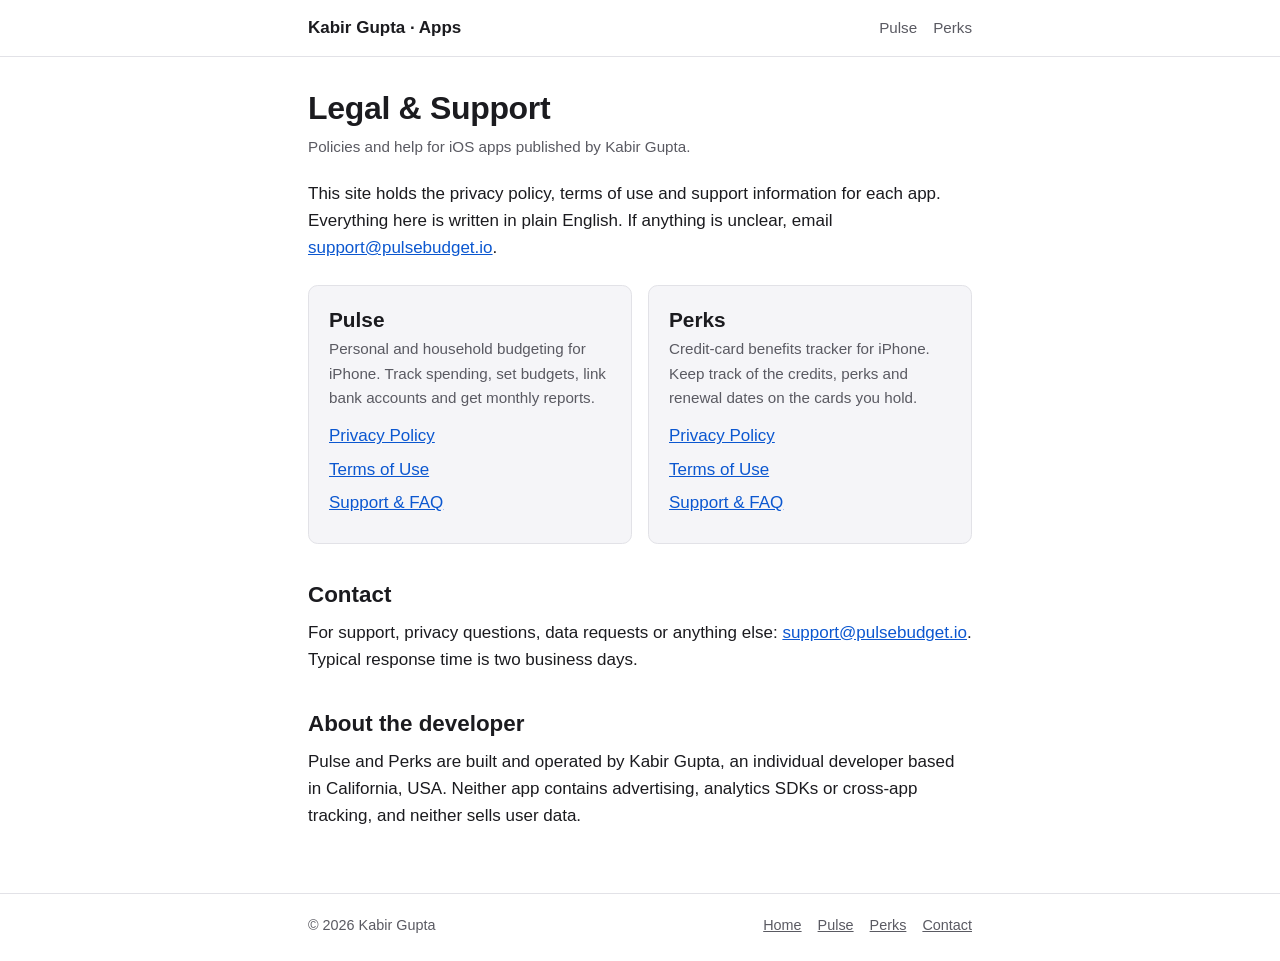
<file: index.html>
<!DOCTYPE html>
<html lang="en">
<head>
<meta charset="utf-8">
<meta name="viewport" content="width=device-width, initial-scale=1">
<title>Legal &amp; Support — Pulse and Perks</title>
<meta name="description" content="Privacy policies, terms of use and support information for the Pulse and Perks iOS apps by Kabir Gupta.">
<link rel="stylesheet" href="styles.css">
</head>
<body>
<header class="site-header">
  <div class="inner">
    <a class="brand" href="./">Kabir Gupta · Apps</a>
    <nav aria-label="Apps">
      <a href="pulse/support.html">Pulse</a>
      <a href="perks/support.html">Perks</a>
    </nav>
  </div>
</header>

<main class="inner">
  <h1>Legal &amp; Support</h1>
  <p class="meta">Policies and help for iOS apps published by Kabir Gupta.</p>

  <p>This site holds the privacy policy, terms of use and support information for each app. Everything here is written in plain English. If anything is unclear, email <a href="mailto:support@pulsebudget.io">support@pulsebudget.io</a>.</p>

  <div class="card-grid">
    <section class="card" aria-labelledby="pulse-heading">
      <h2 id="pulse-heading">Pulse</h2>
      <p class="tagline">Personal and household budgeting for iPhone. Track spending, set budgets, link bank accounts and get monthly reports.</p>
      <ul>
        <li><a href="pulse/privacy.html">Privacy Policy</a></li>
        <li><a href="pulse/terms.html">Terms of Use</a></li>
        <li><a href="pulse/support.html">Support &amp; FAQ</a></li>
      </ul>
    </section>

    <section class="card" aria-labelledby="perks-heading">
      <h2 id="perks-heading">Perks</h2>
      <p class="tagline">Credit-card benefits tracker for iPhone. Keep track of the credits, perks and renewal dates on the cards you hold.</p>
      <ul>
        <li><a href="perks/privacy.html">Privacy Policy</a></li>
        <li><a href="perks/terms.html">Terms of Use</a></li>
        <li><a href="perks/support.html">Support &amp; FAQ</a></li>
      </ul>
    </section>
  </div>

  <h2>Contact</h2>
  <p>For support, privacy questions, data requests or anything else: <a href="mailto:support@pulsebudget.io">support@pulsebudget.io</a>. Typical response time is two business days.</p>

  <h2>About the developer</h2>
  <p>Pulse and Perks are built and operated by Kabir Gupta, an individual developer based in California, USA. Neither app contains advertising, analytics SDKs or cross-app tracking, and neither sells user data.</p>
</main>

<footer class="site-footer">
  <div class="inner">
    <span>© 2026 Kabir Gupta</span>
    <nav aria-label="Footer">
      <a href="./">Home</a>
      <a href="pulse/support.html">Pulse</a>
      <a href="perks/support.html">Perks</a>
      <a href="mailto:support@pulsebudget.io">Contact</a>
    </nav>
  </div>
</footer>
</body>
</html>
</file>
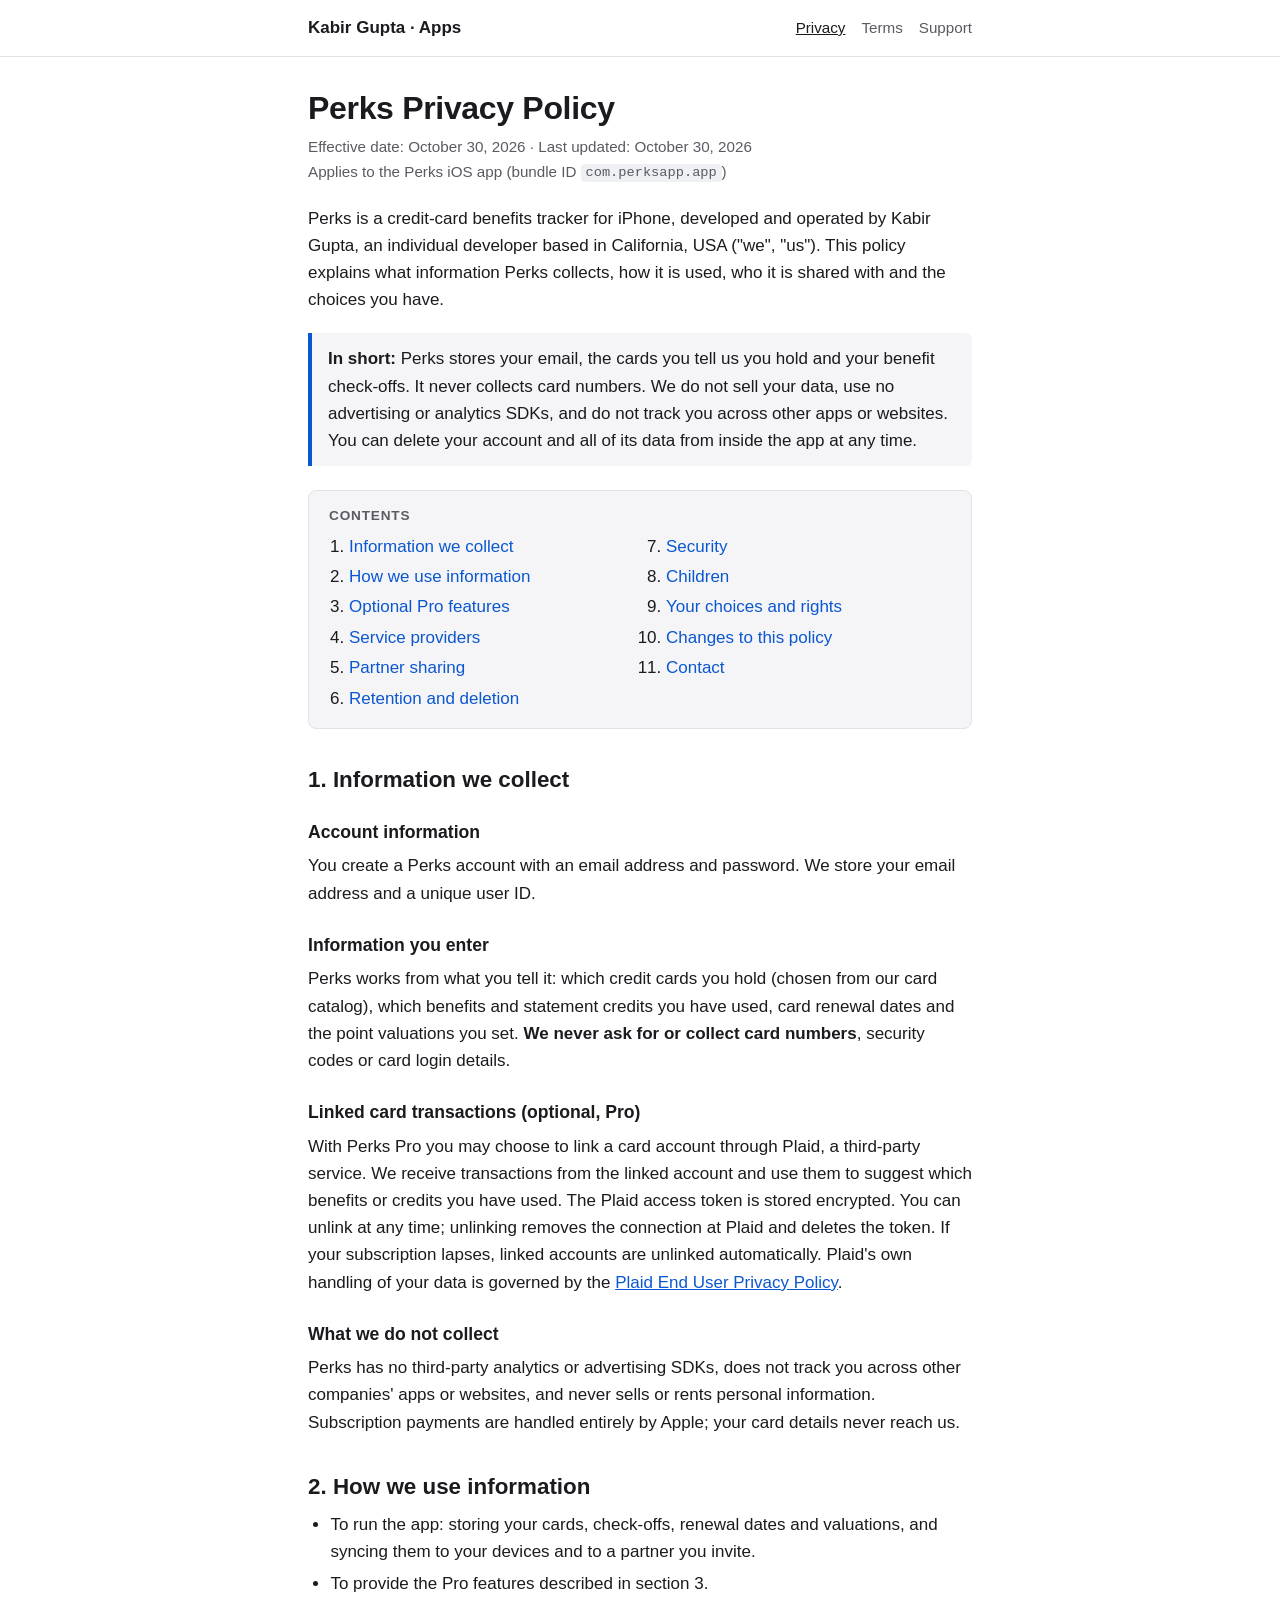
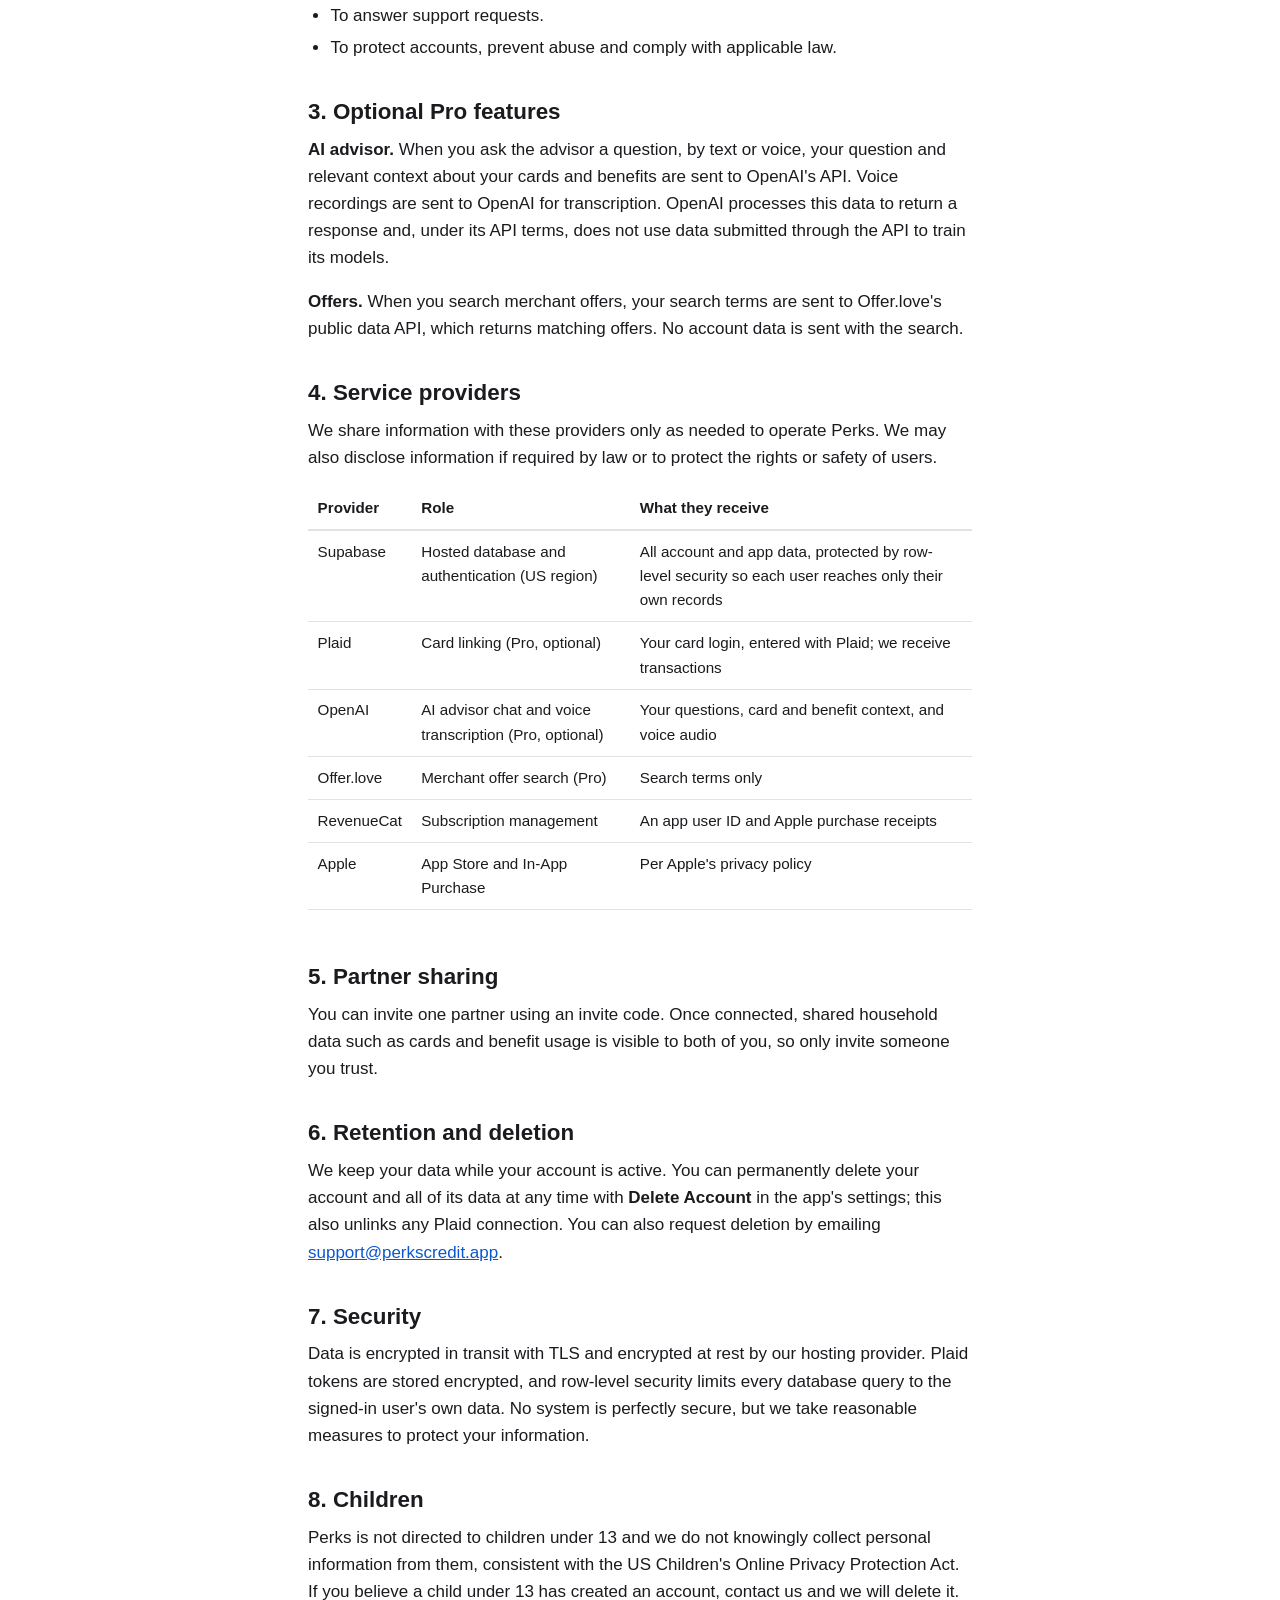
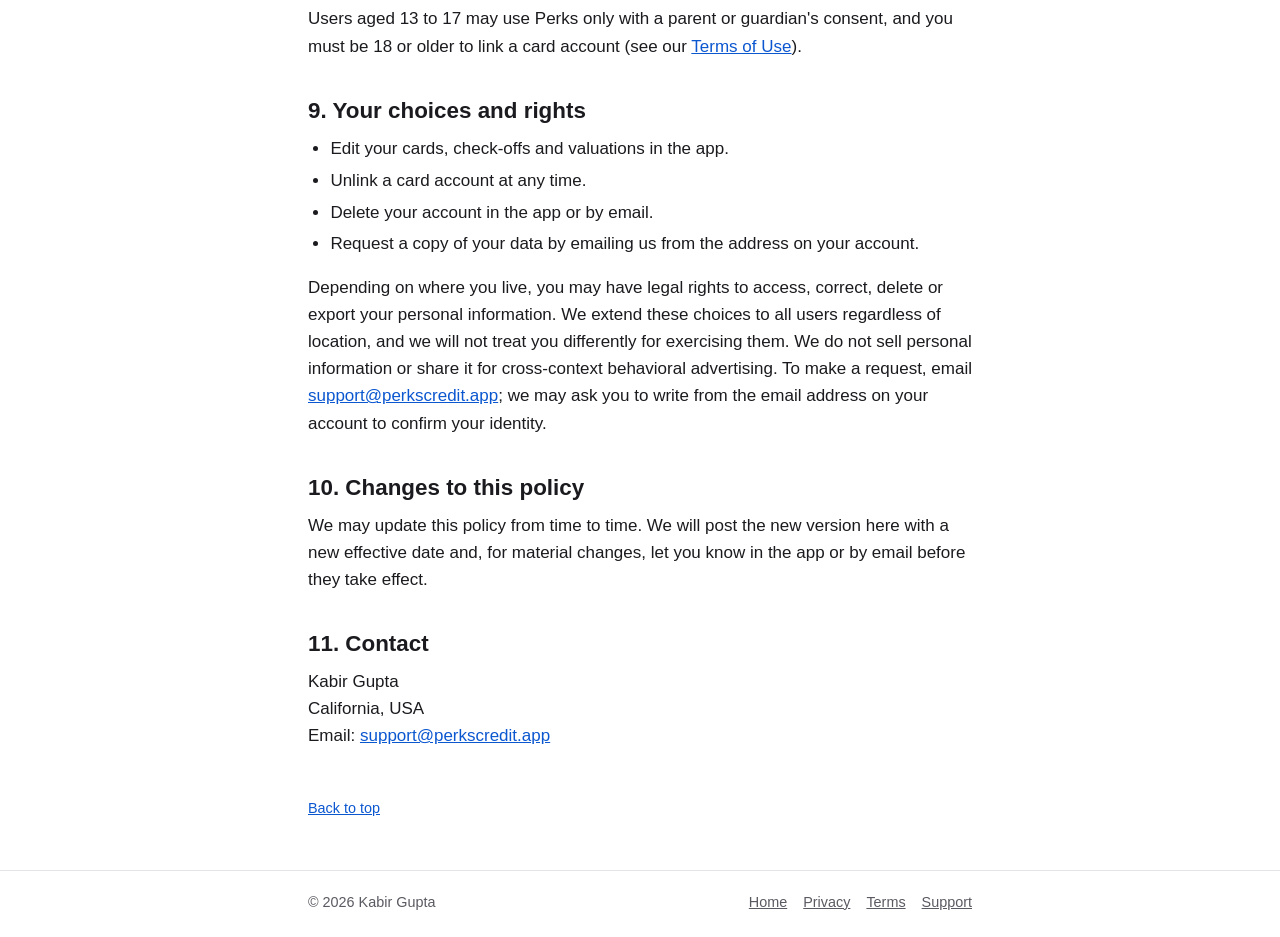
<file: perks/privacy.html>
<!DOCTYPE html>
<html lang="en">
<head>
<meta charset="utf-8">
<meta name="viewport" content="width=device-width, initial-scale=1">
<title>Perks Privacy Policy</title>
<meta name="description" content="How the Perks credit-card benefits tracker collects, uses and protects your information.">
<link rel="stylesheet" href="../styles.css">
</head>
<body>
<header class="site-header">
  <div class="inner">
    <a class="brand" href="../">Kabir Gupta · Apps</a>
    <nav aria-label="Perks pages">
      <a href="privacy.html" aria-current="page">Privacy</a>
      <a href="terms.html">Terms</a>
      <a href="support.html">Support</a>
    </nav>
  </div>
</header>

<main class="inner">
  <h1 id="top">Perks Privacy Policy</h1>
  <p class="meta">Effective date: October 30, 2026 · Last updated: October 30, 2026<br>Applies to the Perks iOS app (bundle ID <code>com.perksapp.app</code>)</p>

  <p>Perks is a credit-card benefits tracker for iPhone, developed and operated by Kabir Gupta, an individual developer based in California, USA ("we", "us"). This policy explains what information Perks collects, how it is used, who it is shared with and the choices you have.</p>

  <div class="callout">
    <p><strong>In short:</strong> Perks stores your email, the cards you tell us you hold and your benefit check-offs. It never collects card numbers. We do not sell your data, use no advertising or analytics SDKs, and do not track you across other apps or websites. You can delete your account and all of its data from inside the app at any time.</p>
  </div>

  <nav class="toc" aria-label="Table of contents">
    <h2>Contents</h2>
    <ol>
      <li><a href="#collect">Information we collect</a></li>
      <li><a href="#use">How we use information</a></li>
      <li><a href="#pro">Optional Pro features</a></li>
      <li><a href="#providers">Service providers</a></li>
      <li><a href="#partner">Partner sharing</a></li>
      <li><a href="#retention">Retention and deletion</a></li>
      <li><a href="#security">Security</a></li>
      <li><a href="#children">Children</a></li>
      <li><a href="#rights">Your choices and rights</a></li>
      <li><a href="#changes">Changes to this policy</a></li>
      <li><a href="#contact">Contact</a></li>
    </ol>
  </nav>

  <h2 id="collect">1. Information we collect</h2>

  <h3>Account information</h3>
  <p>You create a Perks account with an email address and password. We store your email address and a unique user ID.</p>

  <h3>Information you enter</h3>
  <p>Perks works from what you tell it: which credit cards you hold (chosen from our card catalog), which benefits and statement credits you have used, card renewal dates and the point valuations you set. <strong>We never ask for or collect card numbers</strong>, security codes or card login details.</p>

  <h3>Linked card transactions (optional, Pro)</h3>
  <p>With Perks Pro you may choose to link a card account through Plaid, a third-party service. We receive transactions from the linked account and use them to suggest which benefits or credits you have used. The Plaid access token is stored encrypted. You can unlink at any time; unlinking removes the connection at Plaid and deletes the token. If your subscription lapses, linked accounts are unlinked automatically. Plaid's own handling of your data is governed by the <a href="https://plaid.com/legal/#end-user-privacy-policy">Plaid End User Privacy Policy</a>.</p>

  <h3>What we do not collect</h3>
  <p>Perks has no third-party analytics or advertising SDKs, does not track you across other companies' apps or websites, and never sells or rents personal information. Subscription payments are handled entirely by Apple; your card details never reach us.</p>

  <h2 id="use">2. How we use information</h2>
  <ul>
    <li>To run the app: storing your cards, check-offs, renewal dates and valuations, and syncing them to your devices and to a partner you invite.</li>
    <li>To provide the Pro features described in section 3.</li>
    <li>To answer support requests.</li>
    <li>To protect accounts, prevent abuse and comply with applicable law.</li>
  </ul>

  <h2 id="pro">3. Optional Pro features</h2>
  <p><strong>AI advisor.</strong> When you ask the advisor a question, by text or voice, your question and relevant context about your cards and benefits are sent to OpenAI's API. Voice recordings are sent to OpenAI for transcription. OpenAI processes this data to return a response and, under its API terms, does not use data submitted through the API to train its models.</p>
  <p><strong>Offers.</strong> When you search merchant offers, your search terms are sent to Offer.love's public data API, which returns matching offers. No account data is sent with the search.</p>

  <h2 id="providers">4. Service providers</h2>
  <p>We share information with these providers only as needed to operate Perks. We may also disclose information if required by law or to protect the rights or safety of users.</p>
  <div class="table-wrap">
    <table>
      <thead>
        <tr><th>Provider</th><th>Role</th><th>What they receive</th></tr>
      </thead>
      <tbody>
        <tr><td>Supabase</td><td>Hosted database and authentication (US region)</td><td>All account and app data, protected by row-level security so each user reaches only their own records</td></tr>
        <tr><td>Plaid</td><td>Card linking (Pro, optional)</td><td>Your card login, entered with Plaid; we receive transactions</td></tr>
        <tr><td>OpenAI</td><td>AI advisor chat and voice transcription (Pro, optional)</td><td>Your questions, card and benefit context, and voice audio</td></tr>
        <tr><td>Offer.love</td><td>Merchant offer search (Pro)</td><td>Search terms only</td></tr>
        <tr><td>RevenueCat</td><td>Subscription management</td><td>An app user ID and Apple purchase receipts</td></tr>
        <tr><td>Apple</td><td>App Store and In-App Purchase</td><td>Per Apple's privacy policy</td></tr>
      </tbody>
    </table>
  </div>

  <h2 id="partner">5. Partner sharing</h2>
  <p>You can invite one partner using an invite code. Once connected, shared household data such as cards and benefit usage is visible to both of you, so only invite someone you trust.</p>

  <h2 id="retention">6. Retention and deletion</h2>
  <p>We keep your data while your account is active. You can permanently delete your account and all of its data at any time with <strong>Delete Account</strong> in the app's settings; this also unlinks any Plaid connection. You can also request deletion by emailing <a href="mailto:support@perkscredit.app">support@perkscredit.app</a>.</p>

  <h2 id="security">7. Security</h2>
  <p>Data is encrypted in transit with TLS and encrypted at rest by our hosting provider. Plaid tokens are stored encrypted, and row-level security limits every database query to the signed-in user's own data. No system is perfectly secure, but we take reasonable measures to protect your information.</p>

  <h2 id="children">8. Children</h2>
  <p>Perks is not directed to children under 13 and we do not knowingly collect personal information from them, consistent with the US Children's Online Privacy Protection Act. If you believe a child under 13 has created an account, contact us and we will delete it. Users aged 13 to 17 may use Perks only with a parent or guardian's consent, and you must be 18 or older to link a card account (see our <a href="terms.html">Terms of Use</a>).</p>

  <h2 id="rights">9. Your choices and rights</h2>
  <ul>
    <li>Edit your cards, check-offs and valuations in the app.</li>
    <li>Unlink a card account at any time.</li>
    <li>Delete your account in the app or by email.</li>
    <li>Request a copy of your data by emailing us from the address on your account.</li>
  </ul>
  <p>Depending on where you live, you may have legal rights to access, correct, delete or export your personal information. We extend these choices to all users regardless of location, and we will not treat you differently for exercising them. We do not sell personal information or share it for cross-context behavioral advertising. To make a request, email <a href="mailto:support@perkscredit.app">support@perkscredit.app</a>; we may ask you to write from the email address on your account to confirm your identity.</p>

  <h2 id="changes">10. Changes to this policy</h2>
  <p>We may update this policy from time to time. We will post the new version here with a new effective date and, for material changes, let you know in the app or by email before they take effect.</p>

  <h2 id="contact">11. Contact</h2>
  <p>Kabir Gupta<br>California, USA<br>Email: <a href="mailto:support@perkscredit.app">support@perkscredit.app</a></p>

  <a class="back-top" href="#top">Back to top</a>
</main>

<footer class="site-footer">
  <div class="inner">
    <span>© 2026 Kabir Gupta</span>
    <nav aria-label="Footer">
      <a href="../">Home</a>
      <a href="privacy.html">Privacy</a>
      <a href="terms.html">Terms</a>
      <a href="support.html">Support</a>
    </nav>
  </div>
</footer>
</body>
</html>
</file>
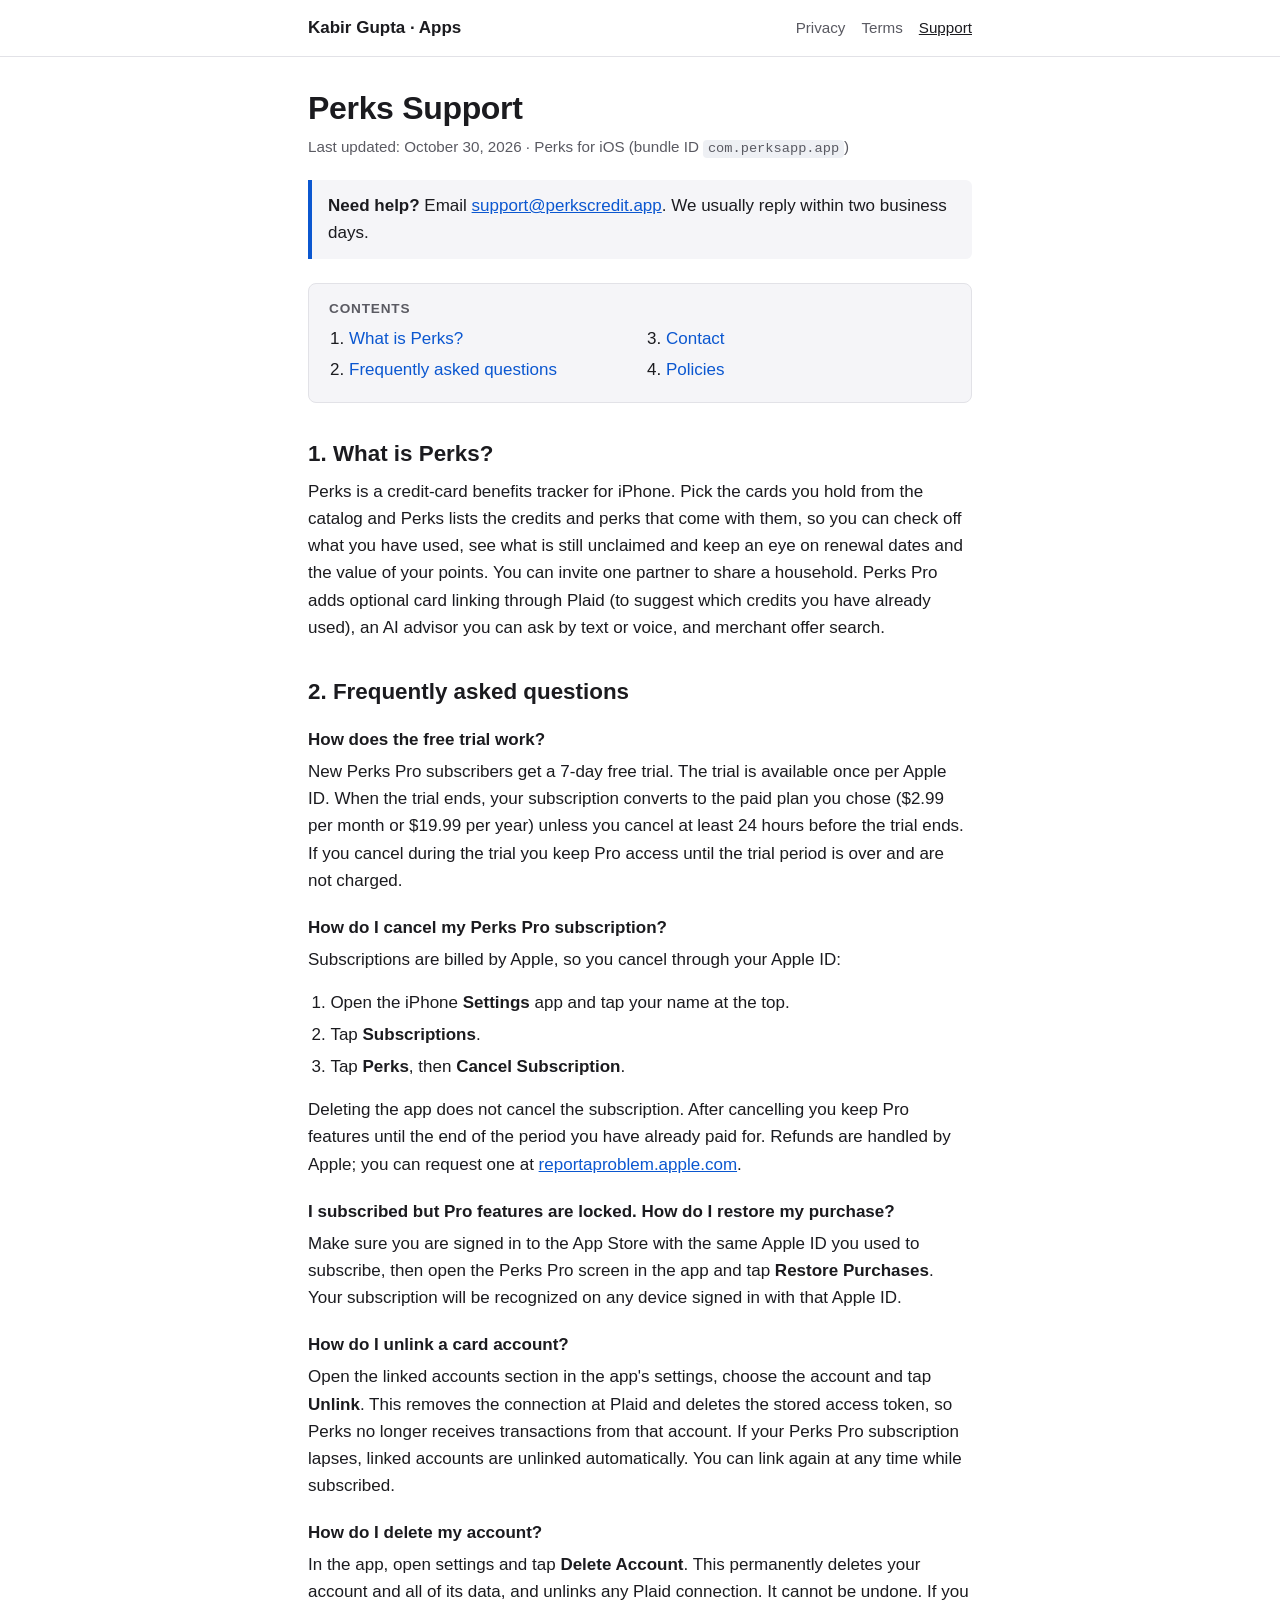
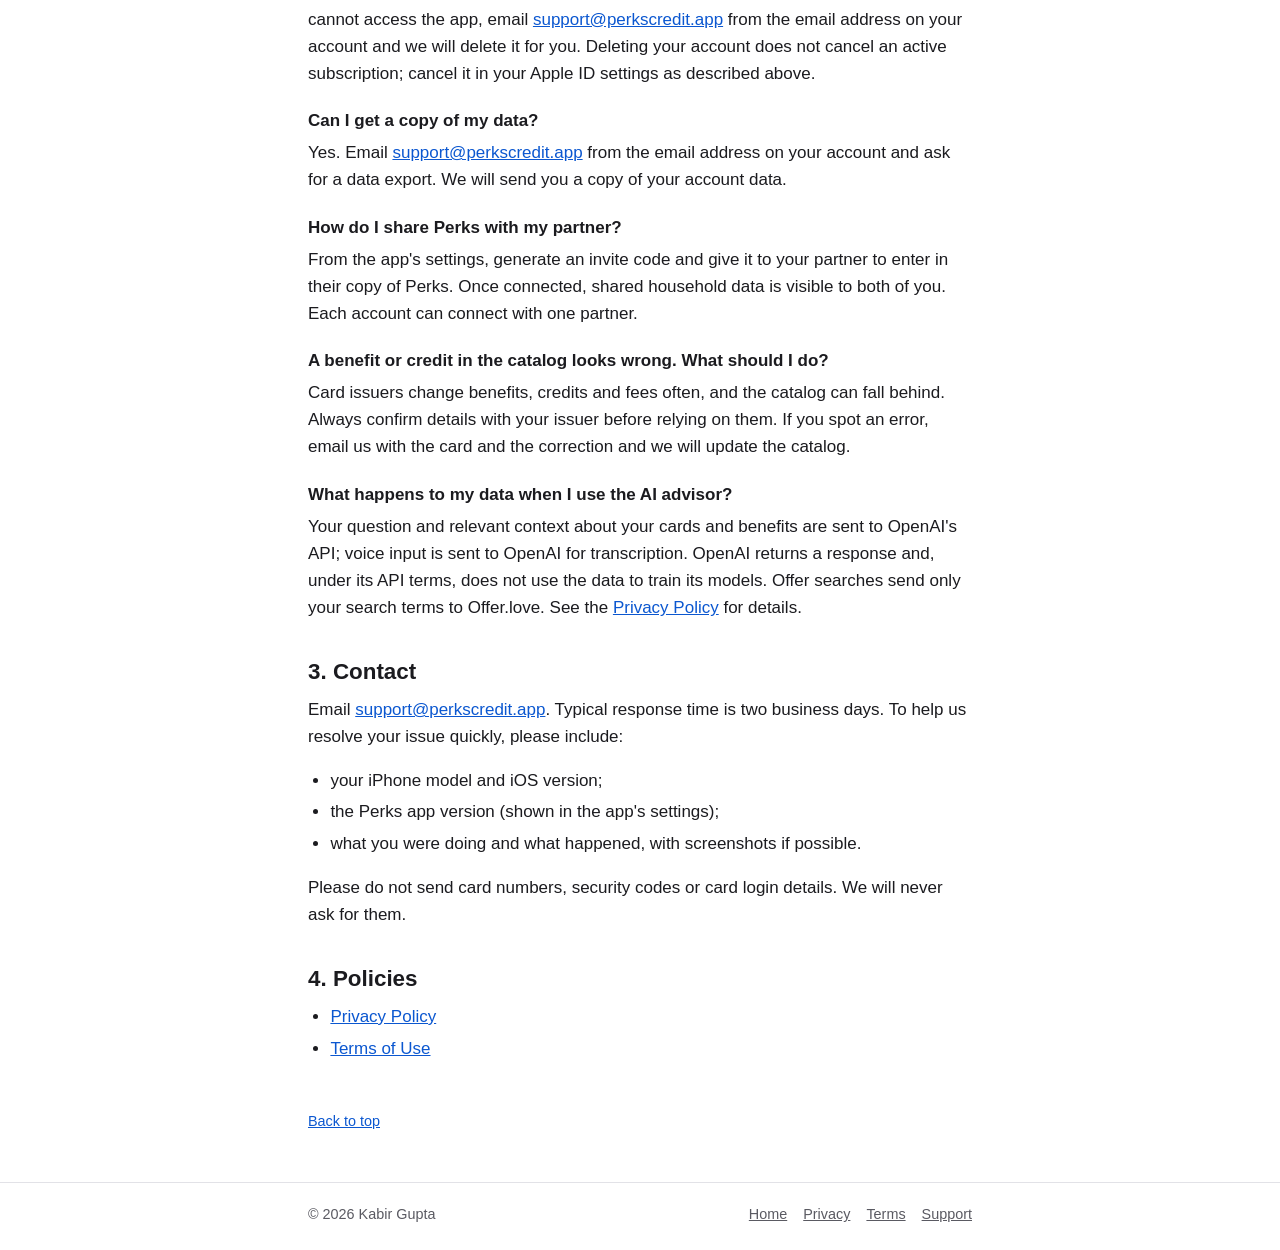
<file: perks/support.html>
<!DOCTYPE html>
<html lang="en">
<head>
<meta charset="utf-8">
<meta name="viewport" content="width=device-width, initial-scale=1">
<title>Perks Support</title>
<meta name="description" content="Help and frequently asked questions for the Perks credit-card benefits tracker: subscriptions, card linking, account deletion and contact.">
<link rel="stylesheet" href="../styles.css">
</head>
<body>
<header class="site-header">
  <div class="inner">
    <a class="brand" href="../">Kabir Gupta · Apps</a>
    <nav aria-label="Perks pages">
      <a href="privacy.html">Privacy</a>
      <a href="terms.html">Terms</a>
      <a href="support.html" aria-current="page">Support</a>
    </nav>
  </div>
</header>

<main class="inner">
  <h1 id="top">Perks Support</h1>
  <p class="meta">Last updated: October 30, 2026 · Perks for iOS (bundle ID <code>com.perksapp.app</code>)</p>

  <div class="callout">
    <p><strong>Need help?</strong> Email <a href="mailto:support@perkscredit.app">support@perkscredit.app</a>. We usually reply within two business days.</p>
  </div>

  <nav class="toc" aria-label="Table of contents">
    <h2>Contents</h2>
    <ol>
      <li><a href="#about">What is Perks?</a></li>
      <li><a href="#faq">Frequently asked questions</a></li>
      <li><a href="#contact">Contact</a></li>
      <li><a href="#policies">Policies</a></li>
    </ol>
  </nav>

  <h2 id="about">1. What is Perks?</h2>
  <p>Perks is a credit-card benefits tracker for iPhone. Pick the cards you hold from the catalog and Perks lists the credits and perks that come with them, so you can check off what you have used, see what is still unclaimed and keep an eye on renewal dates and the value of your points. You can invite one partner to share a household. Perks Pro adds optional card linking through Plaid (to suggest which credits you have already used), an AI advisor you can ask by text or voice, and merchant offer search.</p>

  <h2 id="faq">2. Frequently asked questions</h2>
  <dl>
    <dt id="trial">How does the free trial work?</dt>
    <dd>
      <p>New Perks Pro subscribers get a 7-day free trial. The trial is available once per Apple ID. When the trial ends, your subscription converts to the paid plan you chose ($2.99 per month or $19.99 per year) unless you cancel at least 24 hours before the trial ends. If you cancel during the trial you keep Pro access until the trial period is over and are not charged.</p>
    </dd>

    <dt id="cancel">How do I cancel my Perks Pro subscription?</dt>
    <dd>
      <p>Subscriptions are billed by Apple, so you cancel through your Apple ID:</p>
      <ol>
        <li>Open the iPhone <strong>Settings</strong> app and tap your name at the top.</li>
        <li>Tap <strong>Subscriptions</strong>.</li>
        <li>Tap <strong>Perks</strong>, then <strong>Cancel Subscription</strong>.</li>
      </ol>
      <p>Deleting the app does not cancel the subscription. After cancelling you keep Pro features until the end of the period you have already paid for. Refunds are handled by Apple; you can request one at <a href="https://reportaproblem.apple.com">reportaproblem.apple.com</a>.</p>
    </dd>

    <dt id="restore">I subscribed but Pro features are locked. How do I restore my purchase?</dt>
    <dd>
      <p>Make sure you are signed in to the App Store with the same Apple ID you used to subscribe, then open the Perks Pro screen in the app and tap <strong>Restore Purchases</strong>. Your subscription will be recognized on any device signed in with that Apple ID.</p>
    </dd>

    <dt id="unlink">How do I unlink a card account?</dt>
    <dd>
      <p>Open the linked accounts section in the app's settings, choose the account and tap <strong>Unlink</strong>. This removes the connection at Plaid and deletes the stored access token, so Perks no longer receives transactions from that account. If your Perks Pro subscription lapses, linked accounts are unlinked automatically. You can link again at any time while subscribed.</p>
    </dd>

    <dt id="delete">How do I delete my account?</dt>
    <dd>
      <p>In the app, open settings and tap <strong>Delete Account</strong>. This permanently deletes your account and all of its data, and unlinks any Plaid connection. It cannot be undone. If you cannot access the app, email <a href="mailto:support@perkscredit.app">support@perkscredit.app</a> from the email address on your account and we will delete it for you. Deleting your account does not cancel an active subscription; cancel it in your Apple ID settings as described above.</p>
    </dd>

    <dt id="export">Can I get a copy of my data?</dt>
    <dd>
      <p>Yes. Email <a href="mailto:support@perkscredit.app">support@perkscredit.app</a> from the email address on your account and ask for a data export. We will send you a copy of your account data.</p>
    </dd>

    <dt id="partner">How do I share Perks with my partner?</dt>
    <dd>
      <p>From the app's settings, generate an invite code and give it to your partner to enter in their copy of Perks. Once connected, shared household data is visible to both of you. Each account can connect with one partner.</p>
    </dd>

    <dt id="outdated">A benefit or credit in the catalog looks wrong. What should I do?</dt>
    <dd>
      <p>Card issuers change benefits, credits and fees often, and the catalog can fall behind. Always confirm details with your issuer before relying on them. If you spot an error, email us with the card and the correction and we will update the catalog.</p>
    </dd>

    <dt id="ai">What happens to my data when I use the AI advisor?</dt>
    <dd>
      <p>Your question and relevant context about your cards and benefits are sent to OpenAI's API; voice input is sent to OpenAI for transcription. OpenAI returns a response and, under its API terms, does not use the data to train its models. Offer searches send only your search terms to Offer.love. See the <a href="privacy.html#pro">Privacy Policy</a> for details.</p>
    </dd>
  </dl>

  <h2 id="contact">3. Contact</h2>
  <p>Email <a href="mailto:support@perkscredit.app">support@perkscredit.app</a>. Typical response time is two business days. To help us resolve your issue quickly, please include:</p>
  <ul>
    <li>your iPhone model and iOS version;</li>
    <li>the Perks app version (shown in the app's settings);</li>
    <li>what you were doing and what happened, with screenshots if possible.</li>
  </ul>
  <p>Please do not send card numbers, security codes or card login details. We will never ask for them.</p>

  <h2 id="policies">4. Policies</h2>
  <ul>
    <li><a href="privacy.html">Privacy Policy</a></li>
    <li><a href="terms.html">Terms of Use</a></li>
  </ul>

  <a class="back-top" href="#top">Back to top</a>
</main>

<footer class="site-footer">
  <div class="inner">
    <span>© 2026 Kabir Gupta</span>
    <nav aria-label="Footer">
      <a href="../">Home</a>
      <a href="privacy.html">Privacy</a>
      <a href="terms.html">Terms</a>
      <a href="support.html">Support</a>
    </nav>
  </div>
</footer>
</body>
</html>
</file>
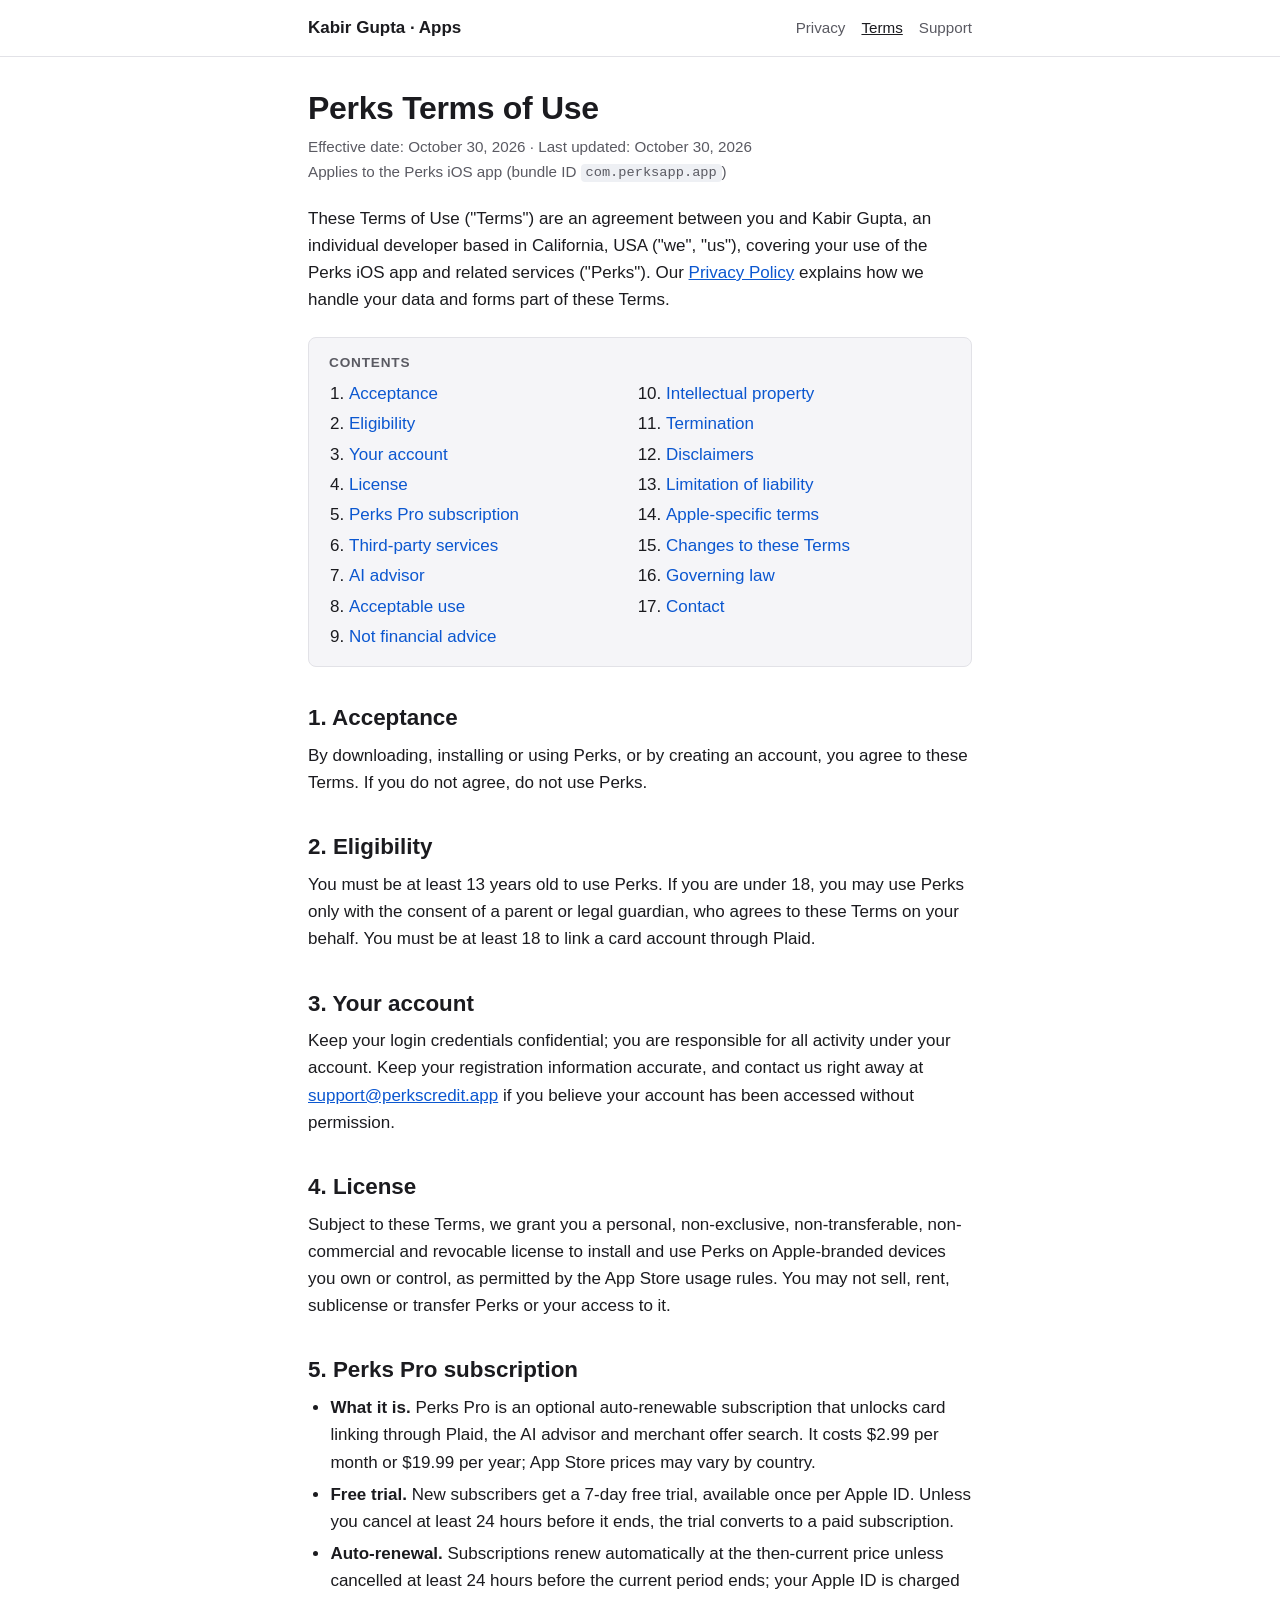
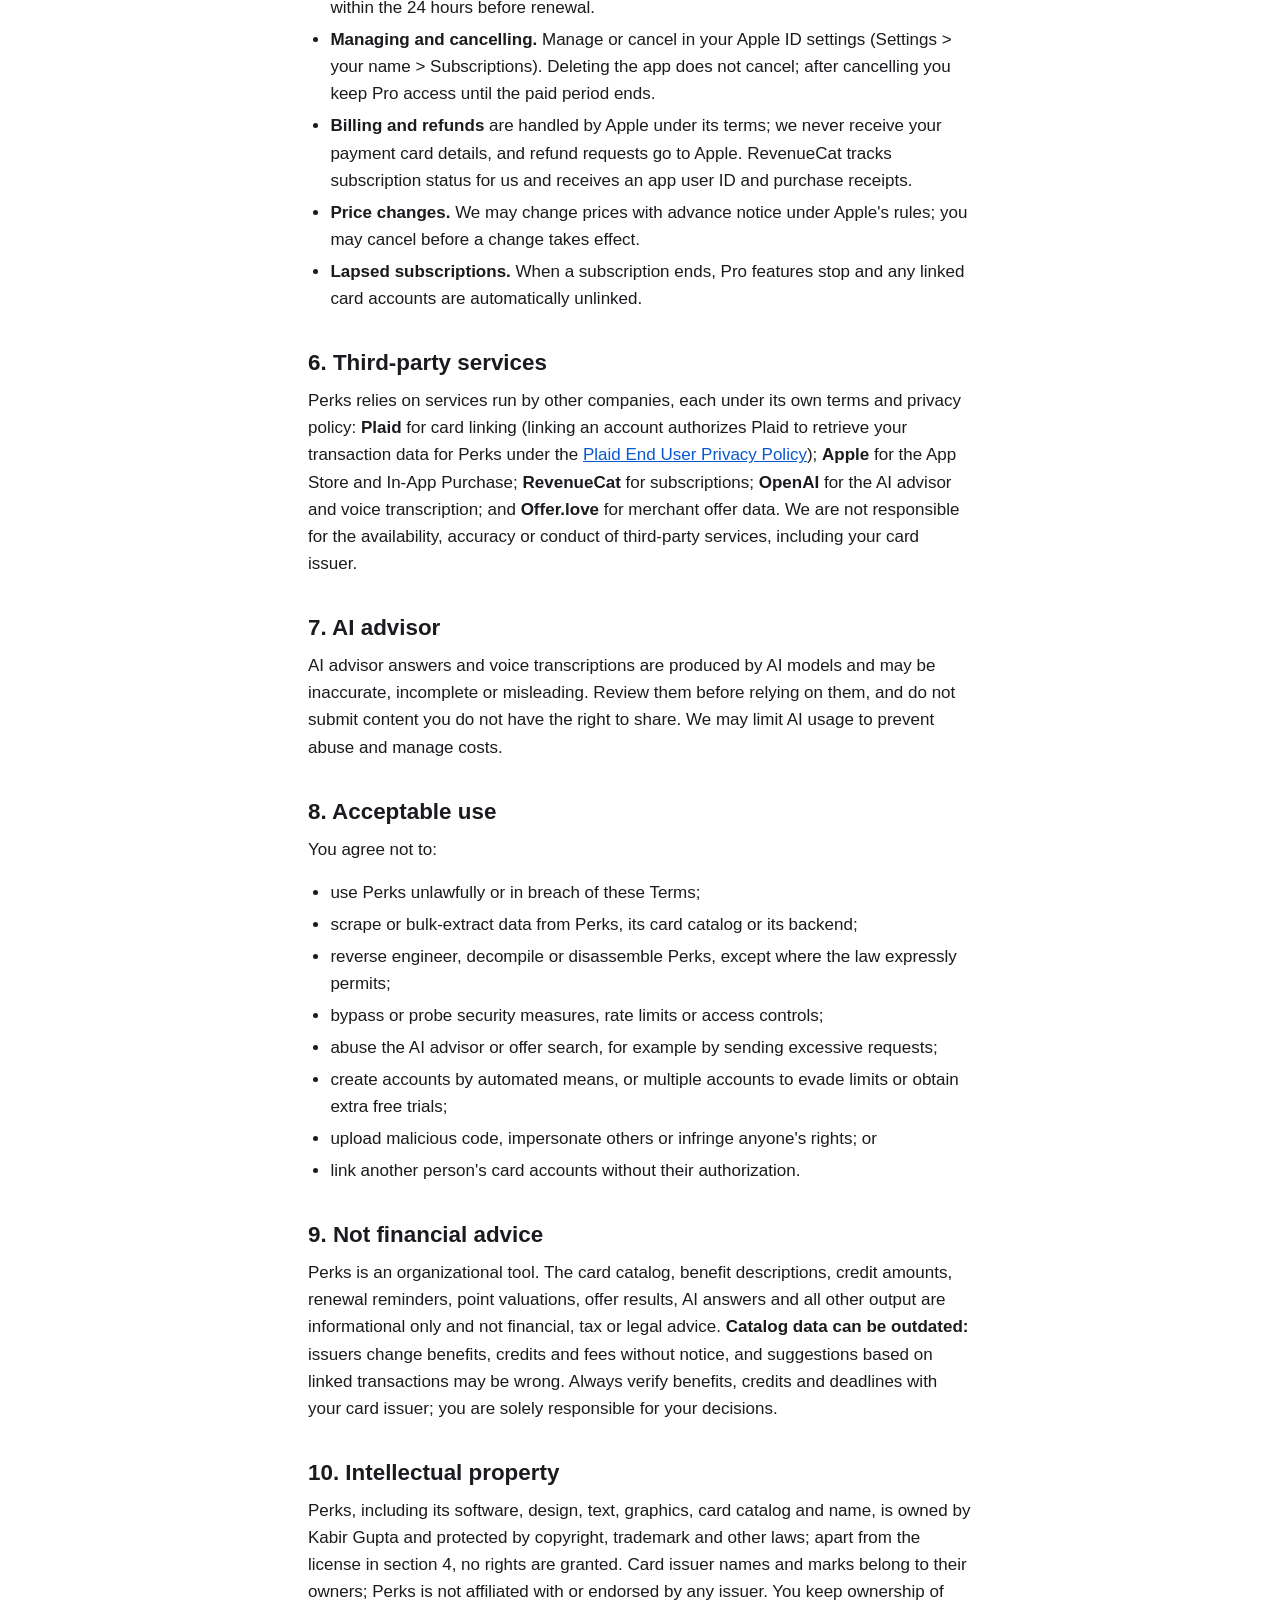
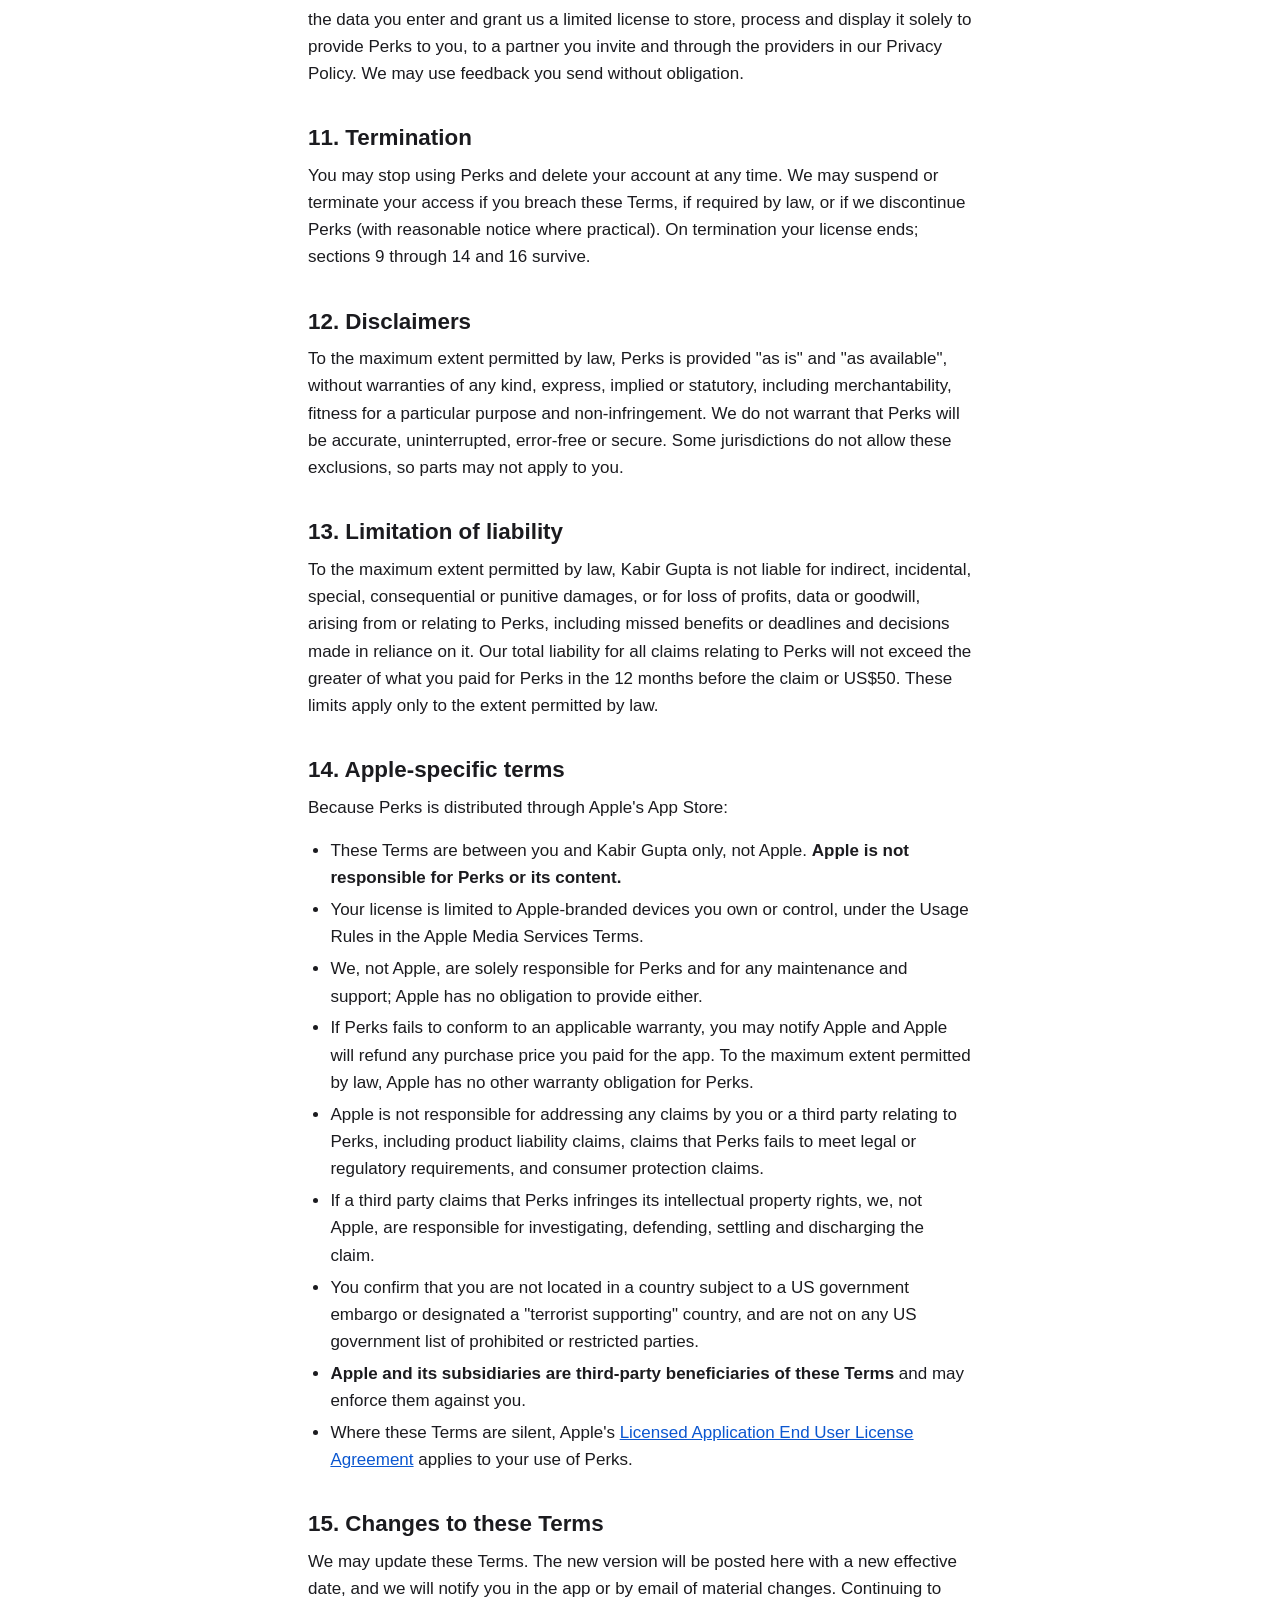
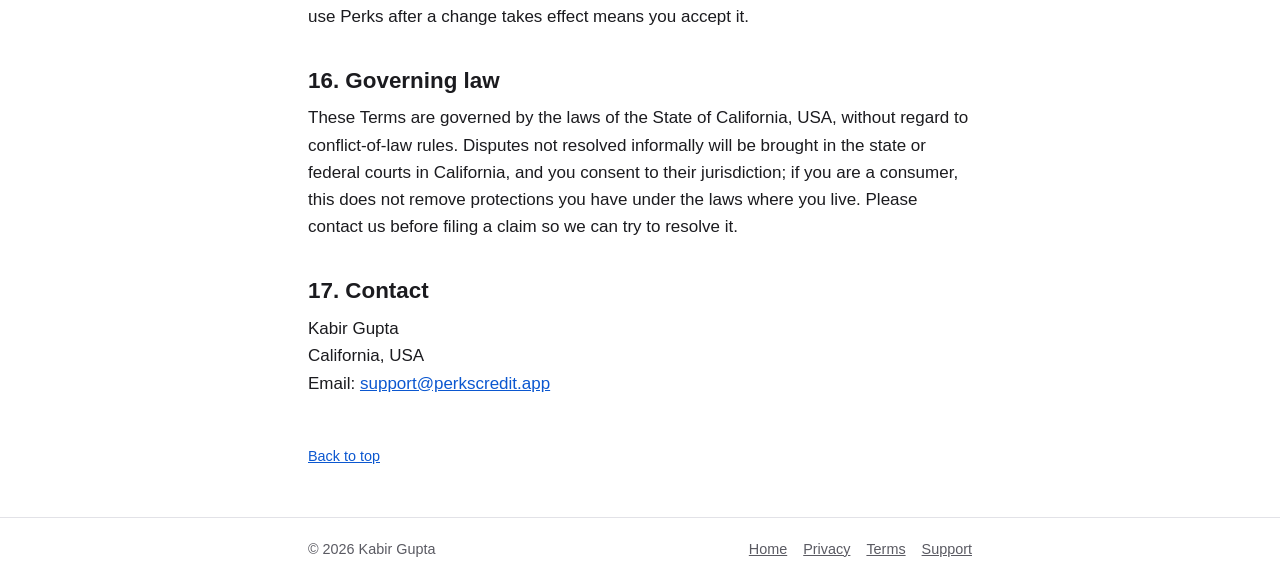
<file: perks/terms.html>
<!DOCTYPE html>
<html lang="en">
<head>
<meta charset="utf-8">
<meta name="viewport" content="width=device-width, initial-scale=1">
<title>Perks Terms of Use</title>
<meta name="description" content="Terms of Use for the Perks credit-card benefits tracker, including subscription terms and the Apple end-user license clauses.">
<link rel="stylesheet" href="../styles.css">
</head>
<body>
<header class="site-header">
  <div class="inner">
    <a class="brand" href="../">Kabir Gupta · Apps</a>
    <nav aria-label="Perks pages">
      <a href="privacy.html">Privacy</a>
      <a href="terms.html" aria-current="page">Terms</a>
      <a href="support.html">Support</a>
    </nav>
  </div>
</header>

<main class="inner">
  <h1 id="top">Perks Terms of Use</h1>
  <p class="meta">Effective date: October 30, 2026 · Last updated: October 30, 2026<br>Applies to the Perks iOS app (bundle ID <code>com.perksapp.app</code>)</p>

  <p>These Terms of Use ("Terms") are an agreement between you and Kabir Gupta, an individual developer based in California, USA ("we", "us"), covering your use of the Perks iOS app and related services ("Perks"). Our <a href="privacy.html">Privacy Policy</a> explains how we handle your data and forms part of these Terms.</p>

  <nav class="toc" aria-label="Table of contents">
    <h2>Contents</h2>
    <ol>
      <li><a href="#acceptance">Acceptance</a></li>
      <li><a href="#eligibility">Eligibility</a></li>
      <li><a href="#account">Your account</a></li>
      <li><a href="#license">License</a></li>
      <li><a href="#subscription">Perks Pro subscription</a></li>
      <li><a href="#third-party">Third-party services</a></li>
      <li><a href="#ai">AI advisor</a></li>
      <li><a href="#acceptable-use">Acceptable use</a></li>
      <li><a href="#not-advice">Not financial advice</a></li>
      <li><a href="#ip">Intellectual property</a></li>
      <li><a href="#termination">Termination</a></li>
      <li><a href="#disclaimers">Disclaimers</a></li>
      <li><a href="#liability">Limitation of liability</a></li>
      <li><a href="#apple">Apple-specific terms</a></li>
      <li><a href="#changes">Changes to these Terms</a></li>
      <li><a href="#law">Governing law</a></li>
      <li><a href="#contact">Contact</a></li>
    </ol>
  </nav>

  <h2 id="acceptance">1. Acceptance</h2>
  <p>By downloading, installing or using Perks, or by creating an account, you agree to these Terms. If you do not agree, do not use Perks.</p>

  <h2 id="eligibility">2. Eligibility</h2>
  <p>You must be at least 13 years old to use Perks. If you are under 18, you may use Perks only with the consent of a parent or legal guardian, who agrees to these Terms on your behalf. You must be at least 18 to link a card account through Plaid.</p>

  <h2 id="account">3. Your account</h2>
  <p>Keep your login credentials confidential; you are responsible for all activity under your account. Keep your registration information accurate, and contact us right away at <a href="mailto:support@perkscredit.app">support@perkscredit.app</a> if you believe your account has been accessed without permission.</p>

  <h2 id="license">4. License</h2>
  <p>Subject to these Terms, we grant you a personal, non-exclusive, non-transferable, non-commercial and revocable license to install and use Perks on Apple-branded devices you own or control, as permitted by the App Store usage rules. You may not sell, rent, sublicense or transfer Perks or your access to it.</p>

  <h2 id="subscription">5. Perks Pro subscription</h2>
  <ul>
    <li><strong>What it is.</strong> Perks Pro is an optional auto-renewable subscription that unlocks card linking through Plaid, the AI advisor and merchant offer search. It costs $2.99 per month or $19.99 per year; App Store prices may vary by country.</li>
    <li><strong>Free trial.</strong> New subscribers get a 7-day free trial, available once per Apple ID. Unless you cancel at least 24 hours before it ends, the trial converts to a paid subscription.</li>
    <li><strong>Auto-renewal.</strong> Subscriptions renew automatically at the then-current price unless cancelled at least 24 hours before the current period ends; your Apple ID is charged within the 24 hours before renewal.</li>
    <li><strong>Managing and cancelling.</strong> Manage or cancel in your Apple ID settings (Settings &gt; your name &gt; Subscriptions). Deleting the app does not cancel; after cancelling you keep Pro access until the paid period ends.</li>
    <li><strong>Billing and refunds</strong> are handled by Apple under its terms; we never receive your payment card details, and refund requests go to Apple. RevenueCat tracks subscription status for us and receives an app user ID and purchase receipts.</li>
    <li><strong>Price changes.</strong> We may change prices with advance notice under Apple's rules; you may cancel before a change takes effect.</li>
    <li><strong>Lapsed subscriptions.</strong> When a subscription ends, Pro features stop and any linked card accounts are automatically unlinked.</li>
  </ul>

  <h2 id="third-party">6. Third-party services</h2>
  <p>Perks relies on services run by other companies, each under its own terms and privacy policy: <strong>Plaid</strong> for card linking (linking an account authorizes Plaid to retrieve your transaction data for Perks under the <a href="https://plaid.com/legal/#end-user-privacy-policy">Plaid End User Privacy Policy</a>); <strong>Apple</strong> for the App Store and In-App Purchase; <strong>RevenueCat</strong> for subscriptions; <strong>OpenAI</strong> for the AI advisor and voice transcription; and <strong>Offer.love</strong> for merchant offer data. We are not responsible for the availability, accuracy or conduct of third-party services, including your card issuer.</p>

  <h2 id="ai">7. AI advisor</h2>
  <p>AI advisor answers and voice transcriptions are produced by AI models and may be inaccurate, incomplete or misleading. Review them before relying on them, and do not submit content you do not have the right to share. We may limit AI usage to prevent abuse and manage costs.</p>

  <h2 id="acceptable-use">8. Acceptable use</h2>
  <p>You agree not to:</p>
  <ul>
    <li>use Perks unlawfully or in breach of these Terms;</li>
    <li>scrape or bulk-extract data from Perks, its card catalog or its backend;</li>
    <li>reverse engineer, decompile or disassemble Perks, except where the law expressly permits;</li>
    <li>bypass or probe security measures, rate limits or access controls;</li>
    <li>abuse the AI advisor or offer search, for example by sending excessive requests;</li>
    <li>create accounts by automated means, or multiple accounts to evade limits or obtain extra free trials;</li>
    <li>upload malicious code, impersonate others or infringe anyone's rights; or</li>
    <li>link another person's card accounts without their authorization.</li>
  </ul>

  <h2 id="not-advice">9. Not financial advice</h2>
  <p>Perks is an organizational tool. The card catalog, benefit descriptions, credit amounts, renewal reminders, point valuations, offer results, AI answers and all other output are informational only and not financial, tax or legal advice. <strong>Catalog data can be outdated:</strong> issuers change benefits, credits and fees without notice, and suggestions based on linked transactions may be wrong. Always verify benefits, credits and deadlines with your card issuer; you are solely responsible for your decisions.</p>

  <h2 id="ip">10. Intellectual property</h2>
  <p>Perks, including its software, design, text, graphics, card catalog and name, is owned by Kabir Gupta and protected by copyright, trademark and other laws; apart from the license in section 4, no rights are granted. Card issuer names and marks belong to their owners; Perks is not affiliated with or endorsed by any issuer. You keep ownership of the data you enter and grant us a limited license to store, process and display it solely to provide Perks to you, to a partner you invite and through the providers in our Privacy Policy. We may use feedback you send without obligation.</p>

  <h2 id="termination">11. Termination</h2>
  <p>You may stop using Perks and delete your account at any time. We may suspend or terminate your access if you breach these Terms, if required by law, or if we discontinue Perks (with reasonable notice where practical). On termination your license ends; sections 9 through 14 and 16 survive.</p>

  <h2 id="disclaimers">12. Disclaimers</h2>
  <p>To the maximum extent permitted by law, Perks is provided "as is" and "as available", without warranties of any kind, express, implied or statutory, including merchantability, fitness for a particular purpose and non-infringement. We do not warrant that Perks will be accurate, uninterrupted, error-free or secure. Some jurisdictions do not allow these exclusions, so parts may not apply to you.</p>

  <h2 id="liability">13. Limitation of liability</h2>
  <p>To the maximum extent permitted by law, Kabir Gupta is not liable for indirect, incidental, special, consequential or punitive damages, or for loss of profits, data or goodwill, arising from or relating to Perks, including missed benefits or deadlines and decisions made in reliance on it. Our total liability for all claims relating to Perks will not exceed the greater of what you paid for Perks in the 12 months before the claim or US$50. These limits apply only to the extent permitted by law.</p>

  <h2 id="apple">14. Apple-specific terms</h2>
  <p>Because Perks is distributed through Apple's App Store:</p>
  <ul>
    <li>These Terms are between you and Kabir Gupta only, not Apple. <strong>Apple is not responsible for Perks or its content.</strong></li>
    <li>Your license is limited to Apple-branded devices you own or control, under the Usage Rules in the Apple Media Services Terms.</li>
    <li>We, not Apple, are solely responsible for Perks and for any maintenance and support; Apple has no obligation to provide either.</li>
    <li>If Perks fails to conform to an applicable warranty, you may notify Apple and Apple will refund any purchase price you paid for the app. To the maximum extent permitted by law, Apple has no other warranty obligation for Perks.</li>
    <li>Apple is not responsible for addressing any claims by you or a third party relating to Perks, including product liability claims, claims that Perks fails to meet legal or regulatory requirements, and consumer protection claims.</li>
    <li>If a third party claims that Perks infringes its intellectual property rights, we, not Apple, are responsible for investigating, defending, settling and discharging the claim.</li>
    <li>You confirm that you are not located in a country subject to a US government embargo or designated a "terrorist supporting" country, and are not on any US government list of prohibited or restricted parties.</li>
    <li><strong>Apple and its subsidiaries are third-party beneficiaries of these Terms</strong> and may enforce them against you.</li>
    <li>Where these Terms are silent, Apple's <a href="https://www.apple.com/legal/internet-services/itunes/dev/stdeula/">Licensed Application End User License Agreement</a> applies to your use of Perks.</li>
  </ul>

  <h2 id="changes">15. Changes to these Terms</h2>
  <p>We may update these Terms. The new version will be posted here with a new effective date, and we will notify you in the app or by email of material changes. Continuing to use Perks after a change takes effect means you accept it.</p>

  <h2 id="law">16. Governing law</h2>
  <p>These Terms are governed by the laws of the State of California, USA, without regard to conflict-of-law rules. Disputes not resolved informally will be brought in the state or federal courts in California, and you consent to their jurisdiction; if you are a consumer, this does not remove protections you have under the laws where you live. Please contact us before filing a claim so we can try to resolve it.</p>

  <h2 id="contact">17. Contact</h2>
  <p>Kabir Gupta<br>California, USA<br>Email: <a href="mailto:support@perkscredit.app">support@perkscredit.app</a></p>

  <a class="back-top" href="#top">Back to top</a>
</main>

<footer class="site-footer">
  <div class="inner">
    <span>© 2026 Kabir Gupta</span>
    <nav aria-label="Footer">
      <a href="../">Home</a>
      <a href="privacy.html">Privacy</a>
      <a href="terms.html">Terms</a>
      <a href="support.html">Support</a>
    </nav>
  </div>
</footer>
</body>
</html>
</file>
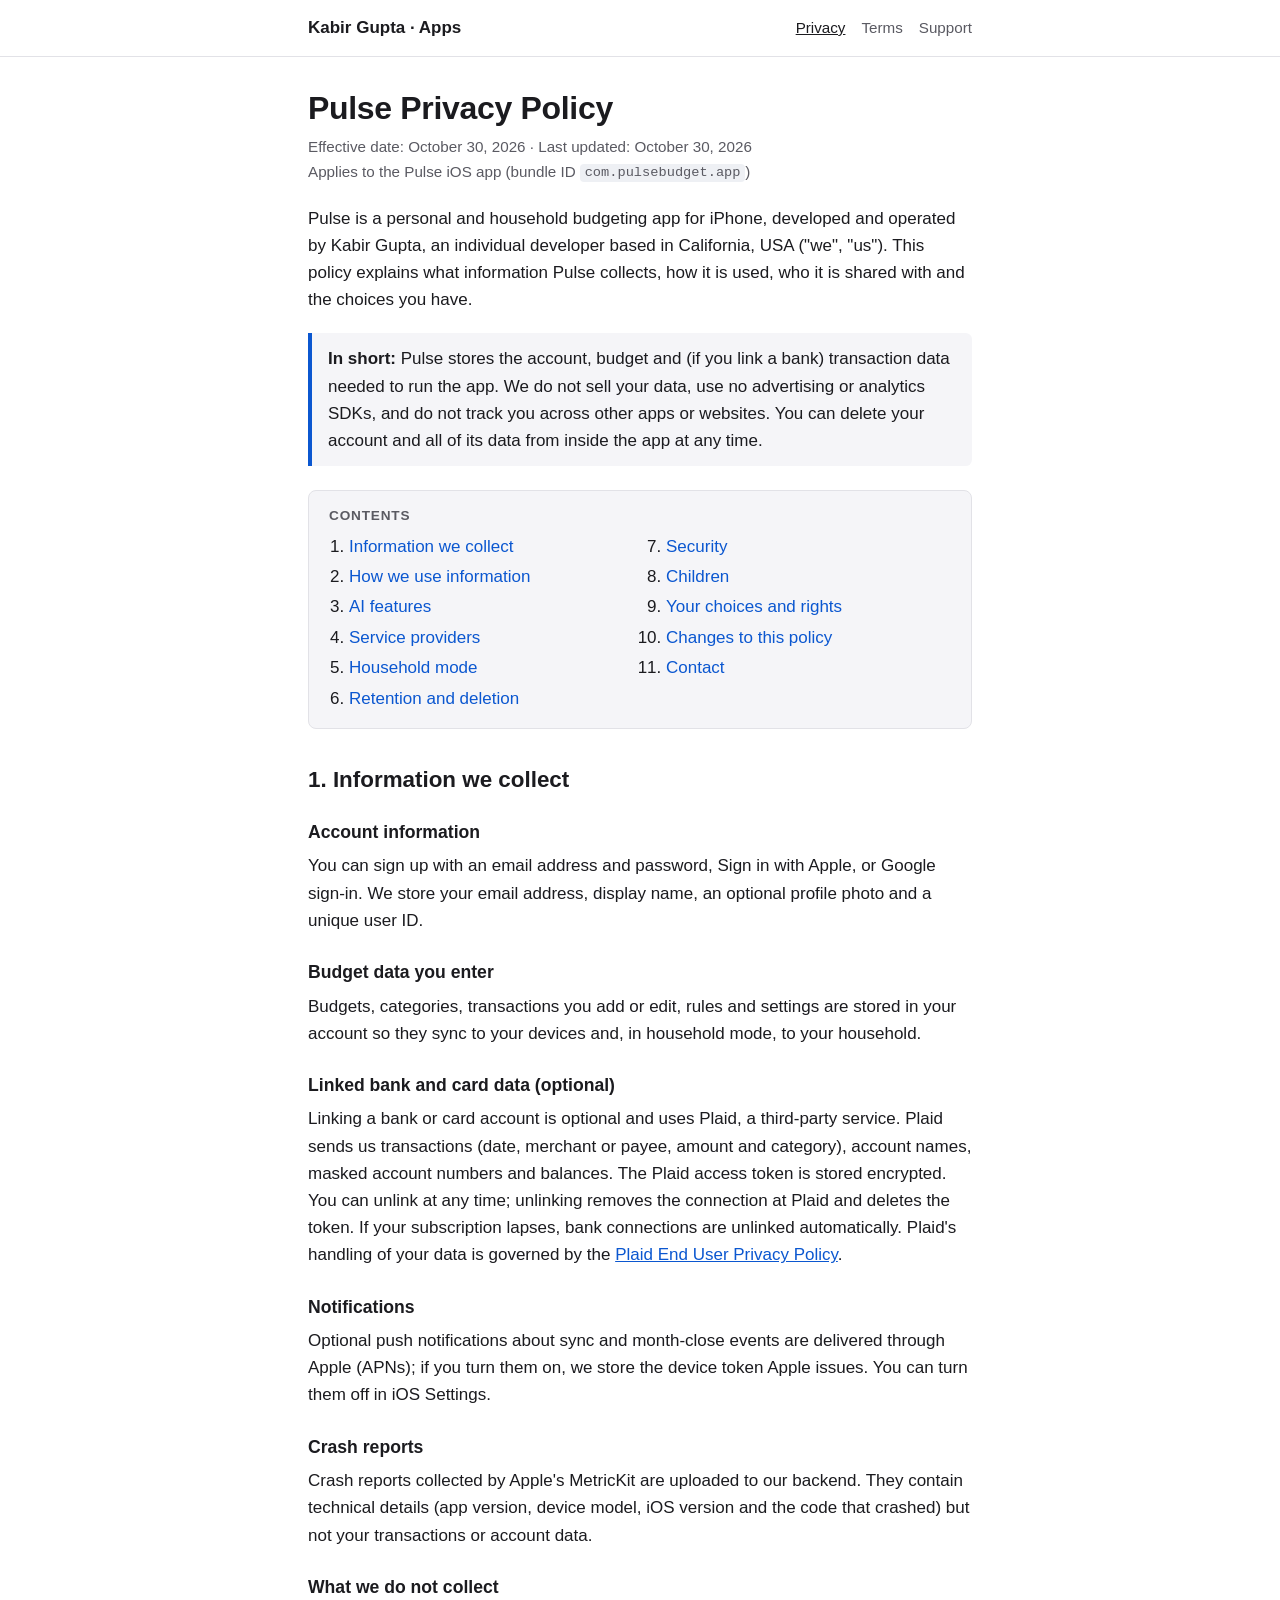
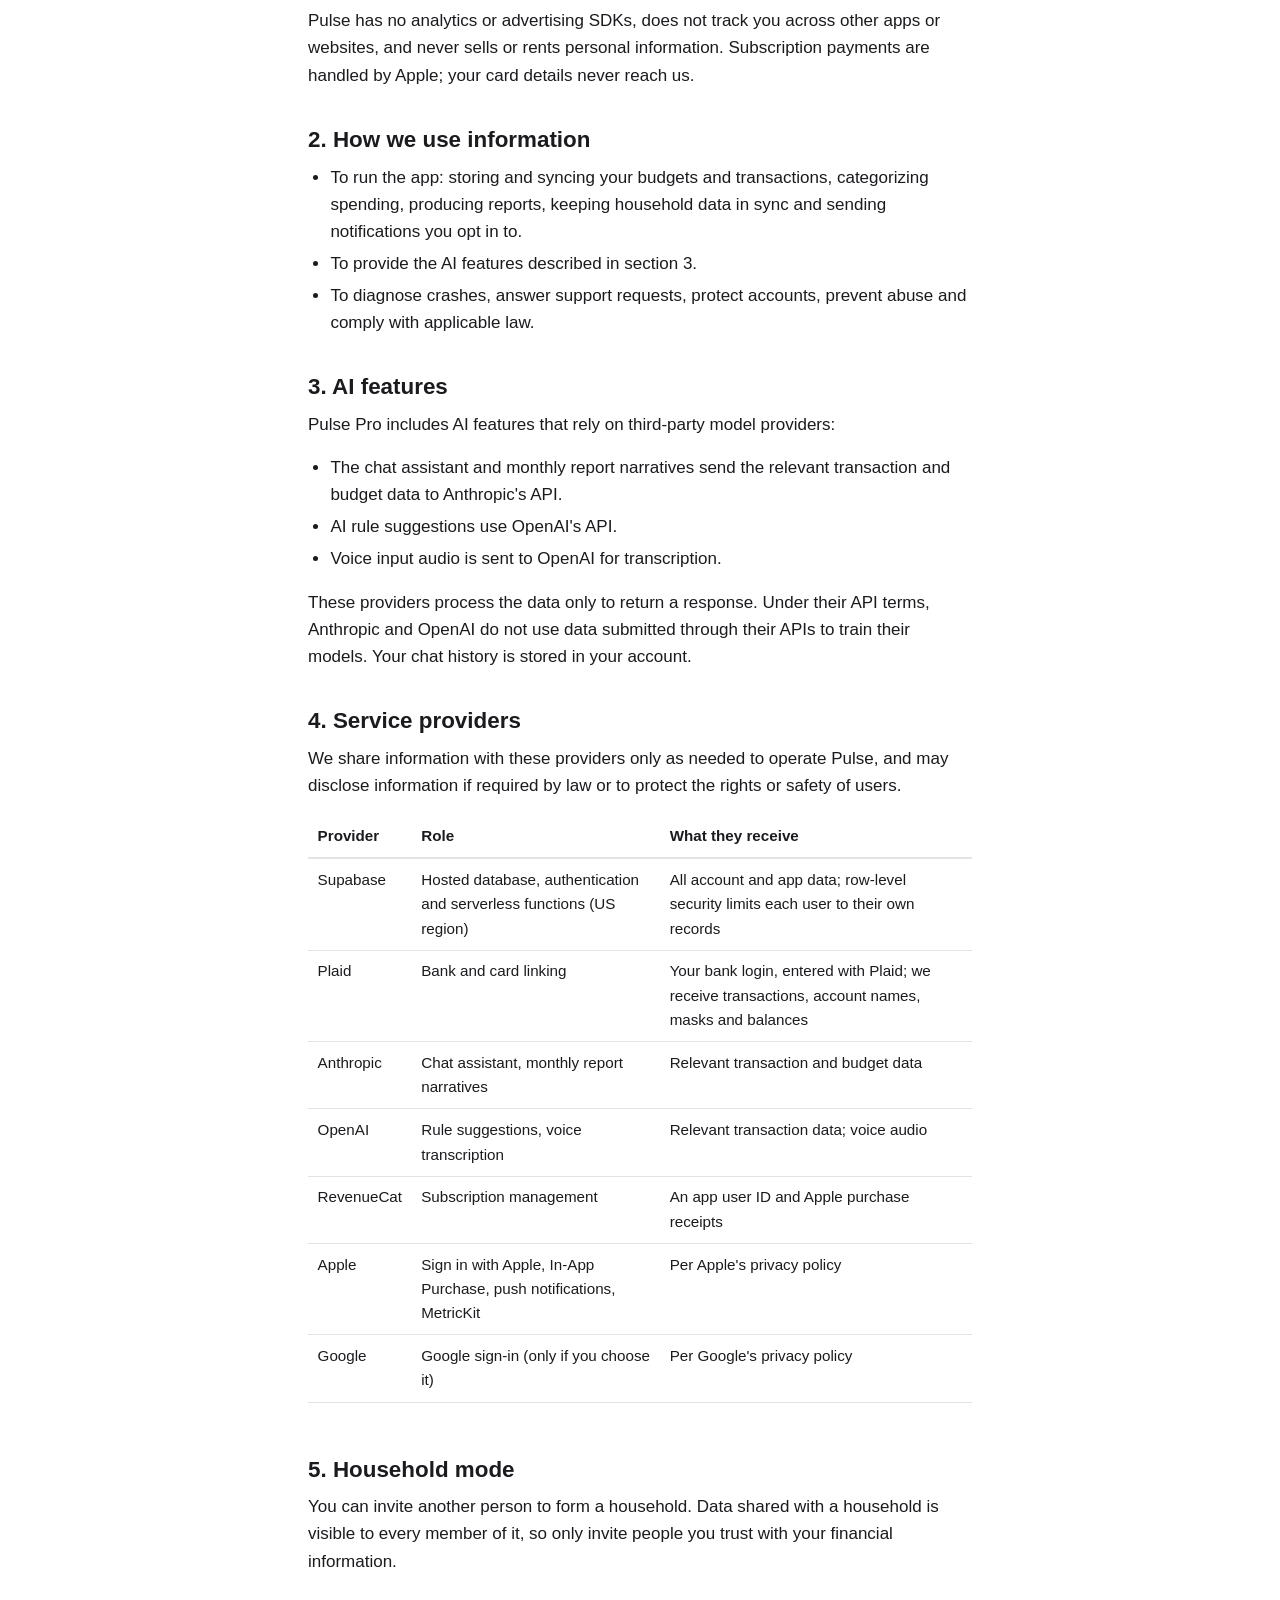
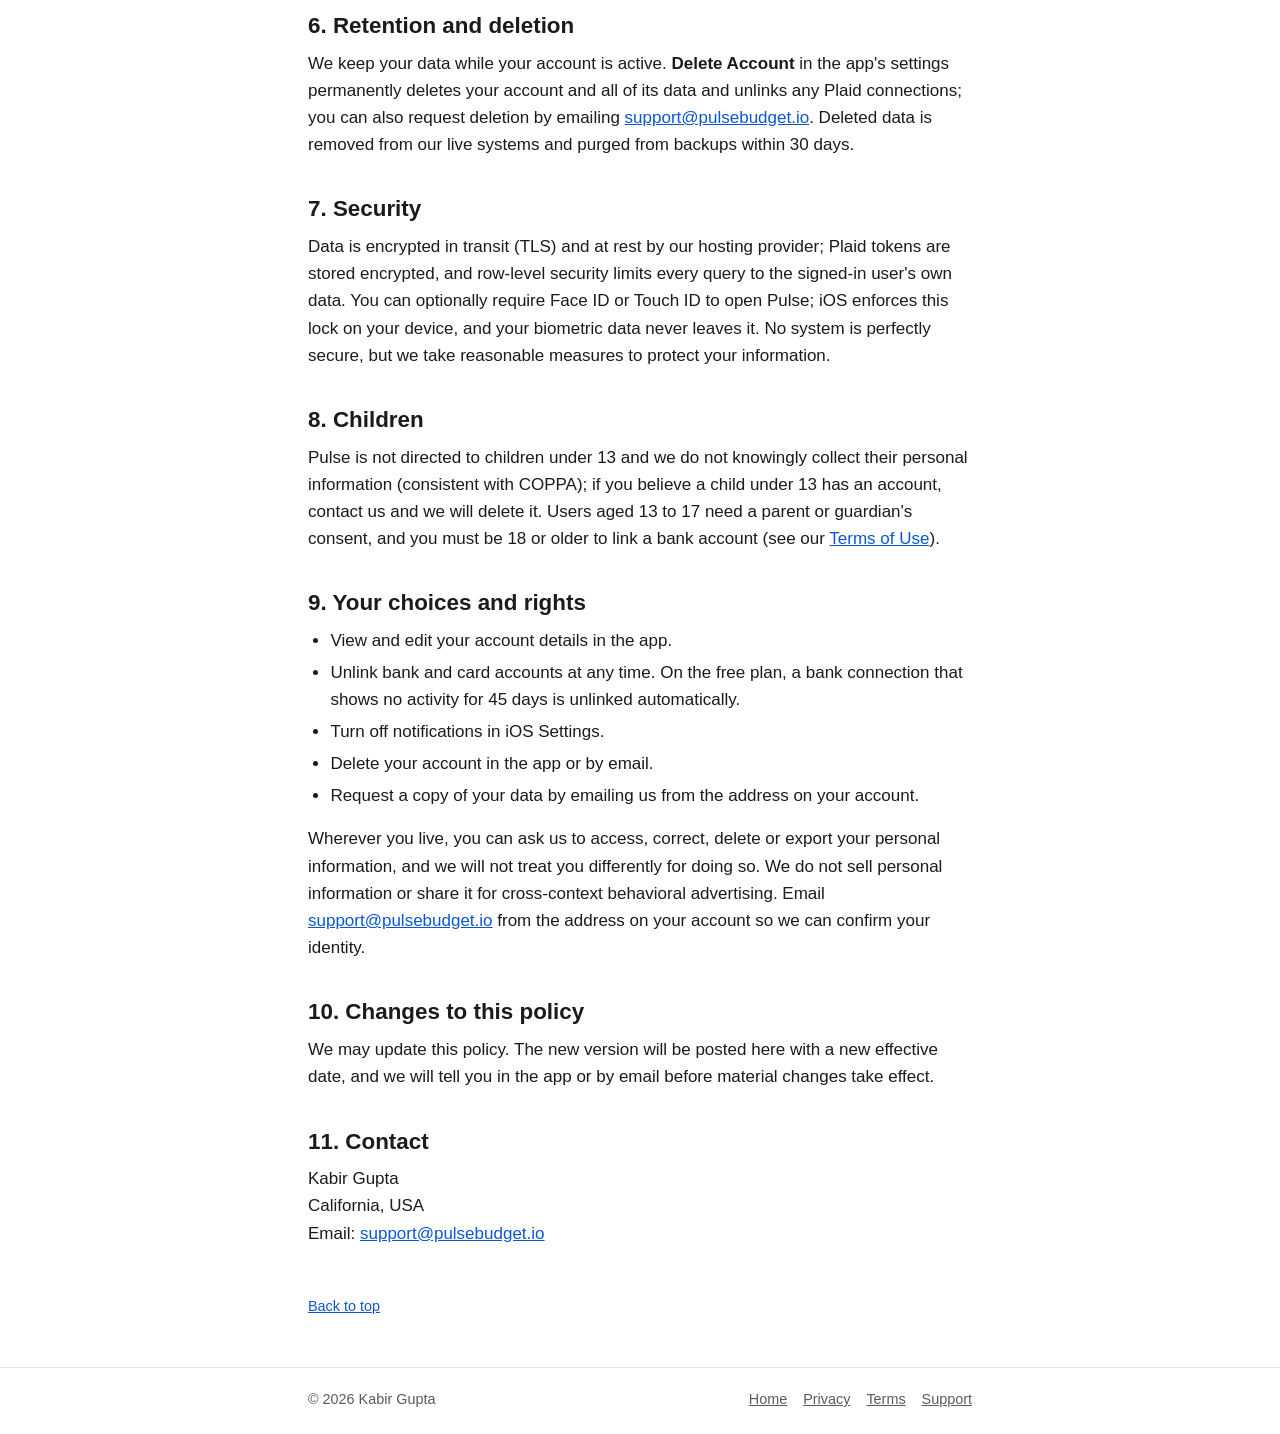
<file: pulse/privacy.html>
<!DOCTYPE html>
<html lang="en">
<head>
<meta charset="utf-8">
<meta name="viewport" content="width=device-width, initial-scale=1">
<title>Pulse Privacy Policy</title>
<meta name="description" content="How the Pulse budgeting app collects, uses and protects your information.">
<link rel="stylesheet" href="../styles.css">
</head>
<body>
<header class="site-header">
  <div class="inner">
    <a class="brand" href="../">Kabir Gupta · Apps</a>
    <nav aria-label="Pulse pages">
      <a href="privacy.html" aria-current="page">Privacy</a>
      <a href="terms.html">Terms</a>
      <a href="support.html">Support</a>
    </nav>
  </div>
</header>

<main class="inner">
  <h1 id="top">Pulse Privacy Policy</h1>
  <p class="meta">Effective date: October 30, 2026 · Last updated: October 30, 2026<br>Applies to the Pulse iOS app (bundle ID <code>com.pulsebudget.app</code>)</p>

  <p>Pulse is a personal and household budgeting app for iPhone, developed and operated by Kabir Gupta, an individual developer based in California, USA ("we", "us"). This policy explains what information Pulse collects, how it is used, who it is shared with and the choices you have.</p>

  <div class="callout">
    <p><strong>In short:</strong> Pulse stores the account, budget and (if you link a bank) transaction data needed to run the app. We do not sell your data, use no advertising or analytics SDKs, and do not track you across other apps or websites. You can delete your account and all of its data from inside the app at any time.</p>
  </div>

  <nav class="toc" aria-label="Table of contents">
    <h2>Contents</h2>
    <ol>
      <li><a href="#collect">Information we collect</a></li>
      <li><a href="#use">How we use information</a></li>
      <li><a href="#ai">AI features</a></li>
      <li><a href="#providers">Service providers</a></li>
      <li><a href="#household">Household mode</a></li>
      <li><a href="#retention">Retention and deletion</a></li>
      <li><a href="#security">Security</a></li>
      <li><a href="#children">Children</a></li>
      <li><a href="#rights">Your choices and rights</a></li>
      <li><a href="#changes">Changes to this policy</a></li>
      <li><a href="#contact">Contact</a></li>
    </ol>
  </nav>

  <h2 id="collect">1. Information we collect</h2>

  <h3>Account information</h3>
  <p>You can sign up with an email address and password, Sign in with Apple, or Google sign-in. We store your email address, display name, an optional profile photo and a unique user ID.</p>

  <h3>Budget data you enter</h3>
  <p>Budgets, categories, transactions you add or edit, rules and settings are stored in your account so they sync to your devices and, in household mode, to your household.</p>

  <h3>Linked bank and card data (optional)</h3>
  <p>Linking a bank or card account is optional and uses Plaid, a third-party service. Plaid sends us transactions (date, merchant or payee, amount and category), account names, masked account numbers and balances. The Plaid access token is stored encrypted. You can unlink at any time; unlinking removes the connection at Plaid and deletes the token. If your subscription lapses, bank connections are unlinked automatically. Plaid's handling of your data is governed by the <a href="https://plaid.com/legal/#end-user-privacy-policy">Plaid End User Privacy Policy</a>.</p>

  <h3>Notifications</h3>
  <p>Optional push notifications about sync and month-close events are delivered through Apple (APNs); if you turn them on, we store the device token Apple issues. You can turn them off in iOS Settings.</p>

  <h3>Crash reports</h3>
  <p>Crash reports collected by Apple's MetricKit are uploaded to our backend. They contain technical details (app version, device model, iOS version and the code that crashed) but not your transactions or account data.</p>

  <h3>What we do not collect</h3>
  <p>Pulse has no analytics or advertising SDKs, does not track you across other apps or websites, and never sells or rents personal information. Subscription payments are handled by Apple; your card details never reach us.</p>

  <h2 id="use">2. How we use information</h2>
  <ul>
    <li>To run the app: storing and syncing your budgets and transactions, categorizing spending, producing reports, keeping household data in sync and sending notifications you opt in to.</li>
    <li>To provide the AI features described in section 3.</li>
    <li>To diagnose crashes, answer support requests, protect accounts, prevent abuse and comply with applicable law.</li>
  </ul>

  <h2 id="ai">3. AI features</h2>
  <p>Pulse Pro includes AI features that rely on third-party model providers:</p>
  <ul>
    <li>The chat assistant and monthly report narratives send the relevant transaction and budget data to Anthropic's API.</li>
    <li>AI rule suggestions use OpenAI's API.</li>
    <li>Voice input audio is sent to OpenAI for transcription.</li>
  </ul>
  <p>These providers process the data only to return a response. Under their API terms, Anthropic and OpenAI do not use data submitted through their APIs to train their models. Your chat history is stored in your account.</p>

  <h2 id="providers">4. Service providers</h2>
  <p>We share information with these providers only as needed to operate Pulse, and may disclose information if required by law or to protect the rights or safety of users.</p>
  <div class="table-wrap">
    <table>
      <thead>
        <tr><th>Provider</th><th>Role</th><th>What they receive</th></tr>
      </thead>
      <tbody>
        <tr><td>Supabase</td><td>Hosted database, authentication and serverless functions (US region)</td><td>All account and app data; row-level security limits each user to their own records</td></tr>
        <tr><td>Plaid</td><td>Bank and card linking</td><td>Your bank login, entered with Plaid; we receive transactions, account names, masks and balances</td></tr>
        <tr><td>Anthropic</td><td>Chat assistant, monthly report narratives</td><td>Relevant transaction and budget data</td></tr>
        <tr><td>OpenAI</td><td>Rule suggestions, voice transcription</td><td>Relevant transaction data; voice audio</td></tr>
        <tr><td>RevenueCat</td><td>Subscription management</td><td>An app user ID and Apple purchase receipts</td></tr>
        <tr><td>Apple</td><td>Sign in with Apple, In-App Purchase, push notifications, MetricKit</td><td>Per Apple's privacy policy</td></tr>
        <tr><td>Google</td><td>Google sign-in (only if you choose it)</td><td>Per Google's privacy policy</td></tr>
      </tbody>
    </table>
  </div>

  <h2 id="household">5. Household mode</h2>
  <p>You can invite another person to form a household. Data shared with a household is visible to every member of it, so only invite people you trust with your financial information.</p>

  <h2 id="retention">6. Retention and deletion</h2>
  <p>We keep your data while your account is active. <strong>Delete Account</strong> in the app's settings permanently deletes your account and all of its data and unlinks any Plaid connections; you can also request deletion by emailing <a href="mailto:support@pulsebudget.io">support@pulsebudget.io</a>. Deleted data is removed from our live systems and purged from backups within 30 days.</p>

  <h2 id="security">7. Security</h2>
  <p>Data is encrypted in transit (TLS) and at rest by our hosting provider; Plaid tokens are stored encrypted, and row-level security limits every query to the signed-in user's own data. You can optionally require Face ID or Touch ID to open Pulse; iOS enforces this lock on your device, and your biometric data never leaves it. No system is perfectly secure, but we take reasonable measures to protect your information.</p>

  <h2 id="children">8. Children</h2>
  <p>Pulse is not directed to children under 13 and we do not knowingly collect their personal information (consistent with COPPA); if you believe a child under 13 has an account, contact us and we will delete it. Users aged 13 to 17 need a parent or guardian's consent, and you must be 18 or older to link a bank account (see our <a href="terms.html">Terms of Use</a>).</p>

  <h2 id="rights">9. Your choices and rights</h2>
  <ul>
    <li>View and edit your account details in the app.</li>
    <li>Unlink bank and card accounts at any time. On the free plan, a bank connection that shows no activity for 45 days is unlinked automatically.</li>
    <li>Turn off notifications in iOS Settings.</li>
    <li>Delete your account in the app or by email.</li>
    <li>Request a copy of your data by emailing us from the address on your account.</li>
  </ul>
  <p>Wherever you live, you can ask us to access, correct, delete or export your personal information, and we will not treat you differently for doing so. We do not sell personal information or share it for cross-context behavioral advertising. Email <a href="mailto:support@pulsebudget.io">support@pulsebudget.io</a> from the address on your account so we can confirm your identity.</p>

  <h2 id="changes">10. Changes to this policy</h2>
  <p>We may update this policy. The new version will be posted here with a new effective date, and we will tell you in the app or by email before material changes take effect.</p>

  <h2 id="contact">11. Contact</h2>
  <p>Kabir Gupta<br>California, USA<br>Email: <a href="mailto:support@pulsebudget.io">support@pulsebudget.io</a></p>

  <a class="back-top" href="#top">Back to top</a>
</main>

<footer class="site-footer">
  <div class="inner">
    <span>© 2026 Kabir Gupta</span>
    <nav aria-label="Footer">
      <a href="../">Home</a>
      <a href="privacy.html">Privacy</a>
      <a href="terms.html">Terms</a>
      <a href="support.html">Support</a>
    </nav>
  </div>
</footer>
</body>
</html>
</file>
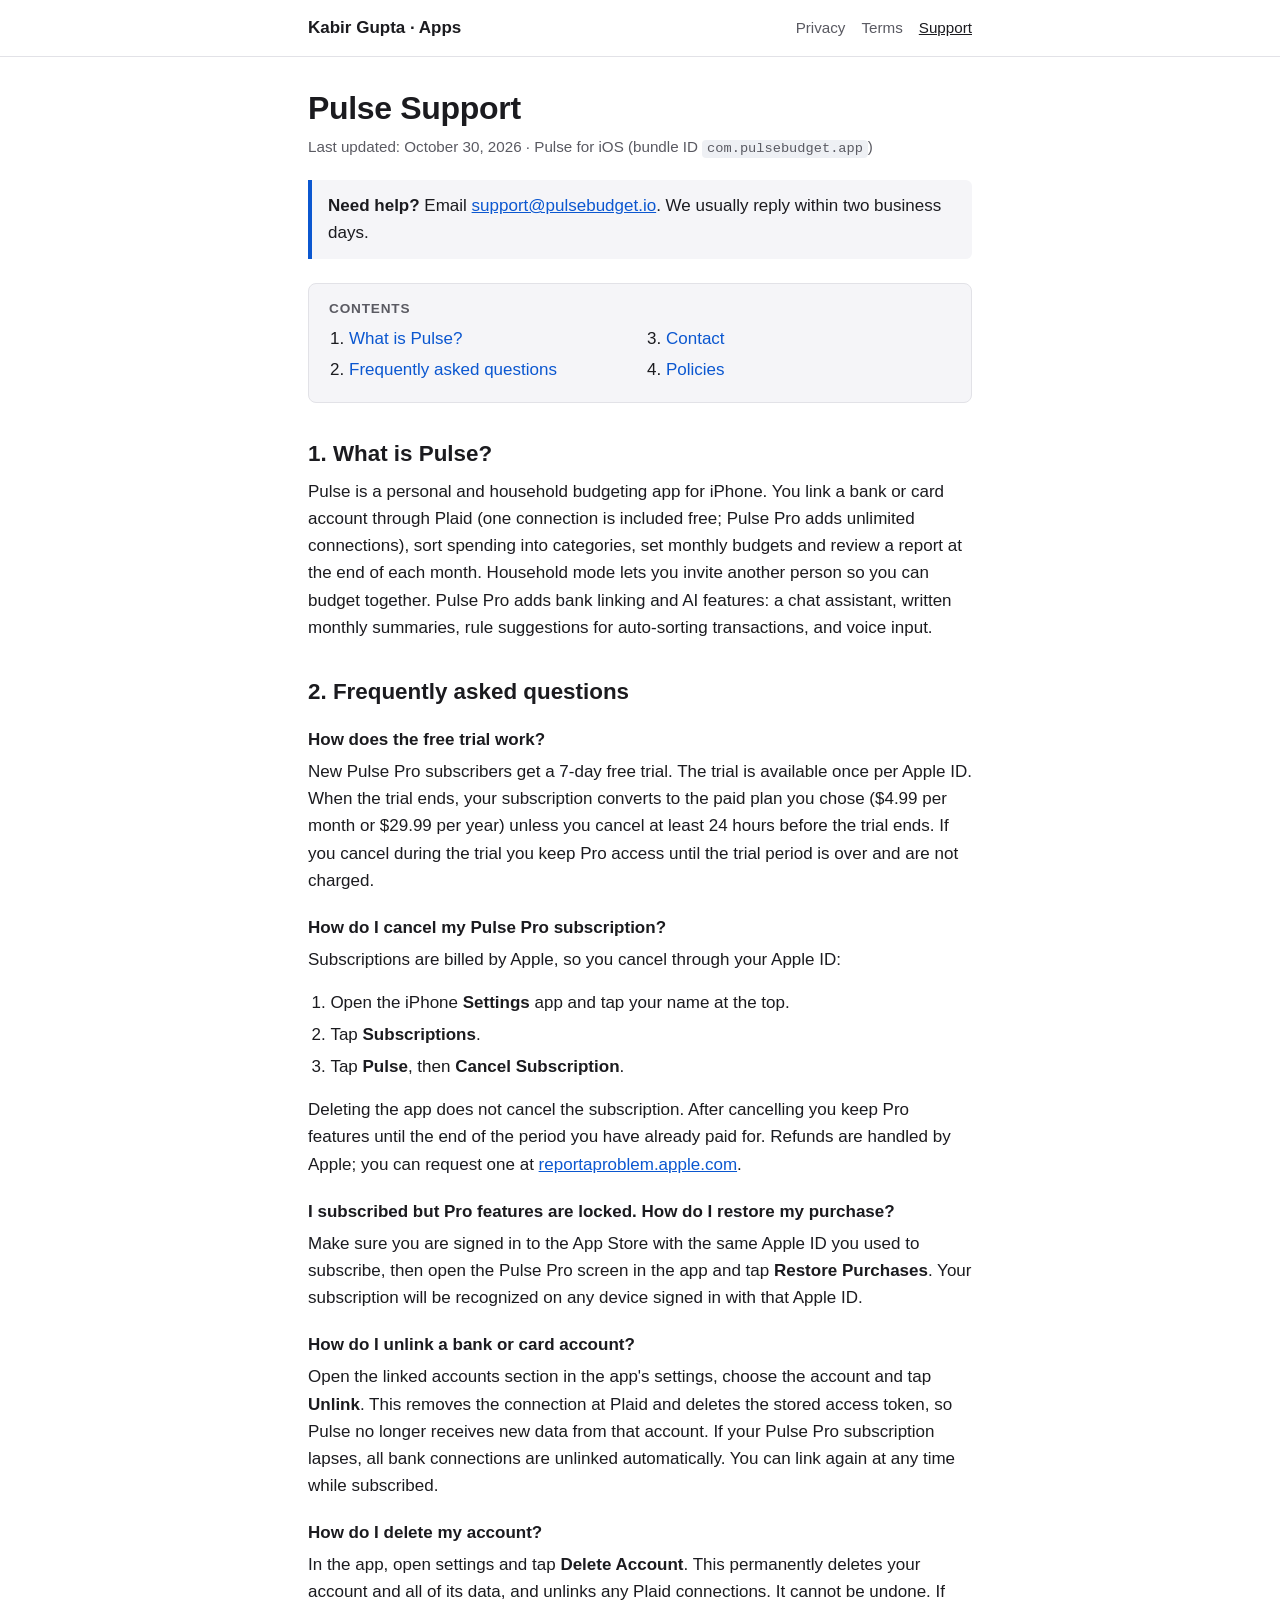
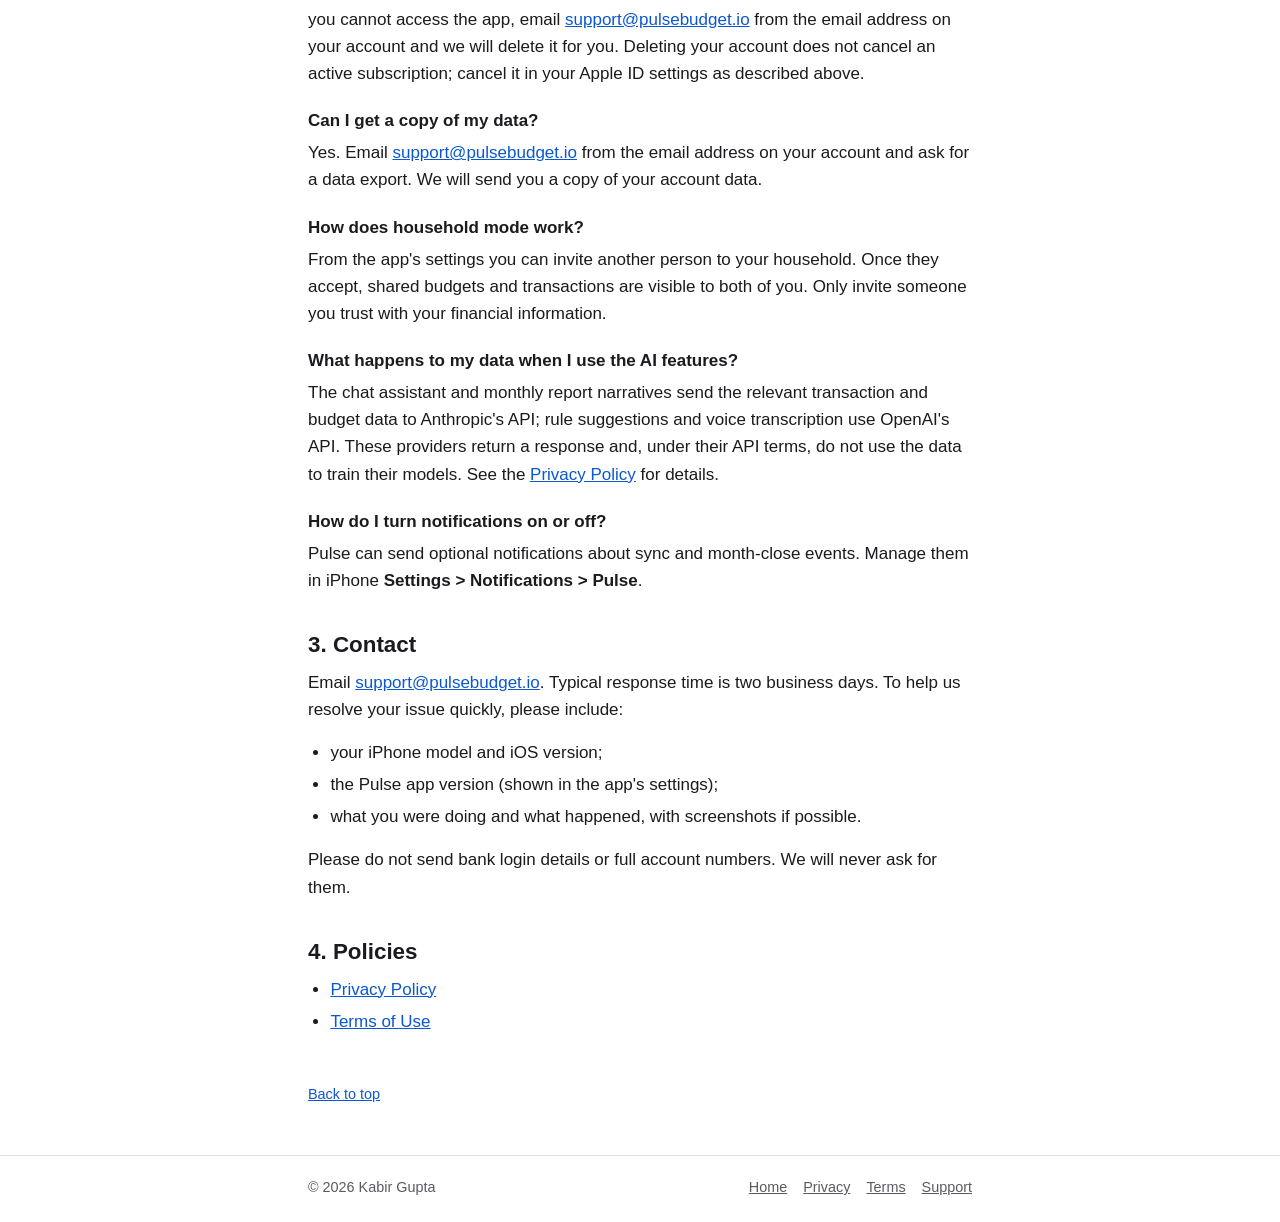
<file: pulse/support.html>
<!DOCTYPE html>
<html lang="en">
<head>
<meta charset="utf-8">
<meta name="viewport" content="width=device-width, initial-scale=1">
<title>Pulse Support</title>
<meta name="description" content="Help and frequently asked questions for the Pulse budgeting app: subscriptions, bank linking, account deletion and contact.">
<link rel="stylesheet" href="../styles.css">
</head>
<body>
<header class="site-header">
  <div class="inner">
    <a class="brand" href="../">Kabir Gupta · Apps</a>
    <nav aria-label="Pulse pages">
      <a href="privacy.html">Privacy</a>
      <a href="terms.html">Terms</a>
      <a href="support.html" aria-current="page">Support</a>
    </nav>
  </div>
</header>

<main class="inner">
  <h1 id="top">Pulse Support</h1>
  <p class="meta">Last updated: October 30, 2026 · Pulse for iOS (bundle ID <code>com.pulsebudget.app</code>)</p>

  <div class="callout">
    <p><strong>Need help?</strong> Email <a href="mailto:support@pulsebudget.io">support@pulsebudget.io</a>. We usually reply within two business days.</p>
  </div>

  <nav class="toc" aria-label="Table of contents">
    <h2>Contents</h2>
    <ol>
      <li><a href="#about">What is Pulse?</a></li>
      <li><a href="#faq">Frequently asked questions</a></li>
      <li><a href="#contact">Contact</a></li>
      <li><a href="#policies">Policies</a></li>
    </ol>
  </nav>

  <h2 id="about">1. What is Pulse?</h2>
  <p>Pulse is a personal and household budgeting app for iPhone. You link a bank or card account through Plaid (one connection is included free; Pulse Pro adds unlimited connections), sort spending into categories, set monthly budgets and review a report at the end of each month. Household mode lets you invite another person so you can budget together. Pulse Pro adds bank linking and AI features: a chat assistant, written monthly summaries, rule suggestions for auto-sorting transactions, and voice input.</p>

  <h2 id="faq">2. Frequently asked questions</h2>
  <dl>
    <dt id="trial">How does the free trial work?</dt>
    <dd>
      <p>New Pulse Pro subscribers get a 7-day free trial. The trial is available once per Apple ID. When the trial ends, your subscription converts to the paid plan you chose ($4.99 per month or $29.99 per year) unless you cancel at least 24 hours before the trial ends. If you cancel during the trial you keep Pro access until the trial period is over and are not charged.</p>
    </dd>

    <dt id="cancel">How do I cancel my Pulse Pro subscription?</dt>
    <dd>
      <p>Subscriptions are billed by Apple, so you cancel through your Apple ID:</p>
      <ol>
        <li>Open the iPhone <strong>Settings</strong> app and tap your name at the top.</li>
        <li>Tap <strong>Subscriptions</strong>.</li>
        <li>Tap <strong>Pulse</strong>, then <strong>Cancel Subscription</strong>.</li>
      </ol>
      <p>Deleting the app does not cancel the subscription. After cancelling you keep Pro features until the end of the period you have already paid for. Refunds are handled by Apple; you can request one at <a href="https://reportaproblem.apple.com">reportaproblem.apple.com</a>.</p>
    </dd>

    <dt id="restore">I subscribed but Pro features are locked. How do I restore my purchase?</dt>
    <dd>
      <p>Make sure you are signed in to the App Store with the same Apple ID you used to subscribe, then open the Pulse Pro screen in the app and tap <strong>Restore Purchases</strong>. Your subscription will be recognized on any device signed in with that Apple ID.</p>
    </dd>

    <dt id="unlink">How do I unlink a bank or card account?</dt>
    <dd>
      <p>Open the linked accounts section in the app's settings, choose the account and tap <strong>Unlink</strong>. This removes the connection at Plaid and deletes the stored access token, so Pulse no longer receives new data from that account. If your Pulse Pro subscription lapses, all bank connections are unlinked automatically. You can link again at any time while subscribed.</p>
    </dd>

    <dt id="delete">How do I delete my account?</dt>
    <dd>
      <p>In the app, open settings and tap <strong>Delete Account</strong>. This permanently deletes your account and all of its data, and unlinks any Plaid connections. It cannot be undone. If you cannot access the app, email <a href="mailto:support@pulsebudget.io">support@pulsebudget.io</a> from the email address on your account and we will delete it for you. Deleting your account does not cancel an active subscription; cancel it in your Apple ID settings as described above.</p>
    </dd>

    <dt id="export">Can I get a copy of my data?</dt>
    <dd>
      <p>Yes. Email <a href="mailto:support@pulsebudget.io">support@pulsebudget.io</a> from the email address on your account and ask for a data export. We will send you a copy of your account data.</p>
    </dd>

    <dt id="household">How does household mode work?</dt>
    <dd>
      <p>From the app's settings you can invite another person to your household. Once they accept, shared budgets and transactions are visible to both of you. Only invite someone you trust with your financial information.</p>
    </dd>

    <dt id="ai">What happens to my data when I use the AI features?</dt>
    <dd>
      <p>The chat assistant and monthly report narratives send the relevant transaction and budget data to Anthropic's API; rule suggestions and voice transcription use OpenAI's API. These providers return a response and, under their API terms, do not use the data to train their models. See the <a href="privacy.html#ai">Privacy Policy</a> for details.</p>
    </dd>

    <dt id="notifications">How do I turn notifications on or off?</dt>
    <dd>
      <p>Pulse can send optional notifications about sync and month-close events. Manage them in iPhone <strong>Settings &gt; Notifications &gt; Pulse</strong>.</p>
    </dd>
  </dl>

  <h2 id="contact">3. Contact</h2>
  <p>Email <a href="mailto:support@pulsebudget.io">support@pulsebudget.io</a>. Typical response time is two business days. To help us resolve your issue quickly, please include:</p>
  <ul>
    <li>your iPhone model and iOS version;</li>
    <li>the Pulse app version (shown in the app's settings);</li>
    <li>what you were doing and what happened, with screenshots if possible.</li>
  </ul>
  <p>Please do not send bank login details or full account numbers. We will never ask for them.</p>

  <h2 id="policies">4. Policies</h2>
  <ul>
    <li><a href="privacy.html">Privacy Policy</a></li>
    <li><a href="terms.html">Terms of Use</a></li>
  </ul>

  <a class="back-top" href="#top">Back to top</a>
</main>

<footer class="site-footer">
  <div class="inner">
    <span>© 2026 Kabir Gupta</span>
    <nav aria-label="Footer">
      <a href="../">Home</a>
      <a href="privacy.html">Privacy</a>
      <a href="terms.html">Terms</a>
      <a href="support.html">Support</a>
    </nav>
  </div>
</footer>
</body>
</html>
</file>
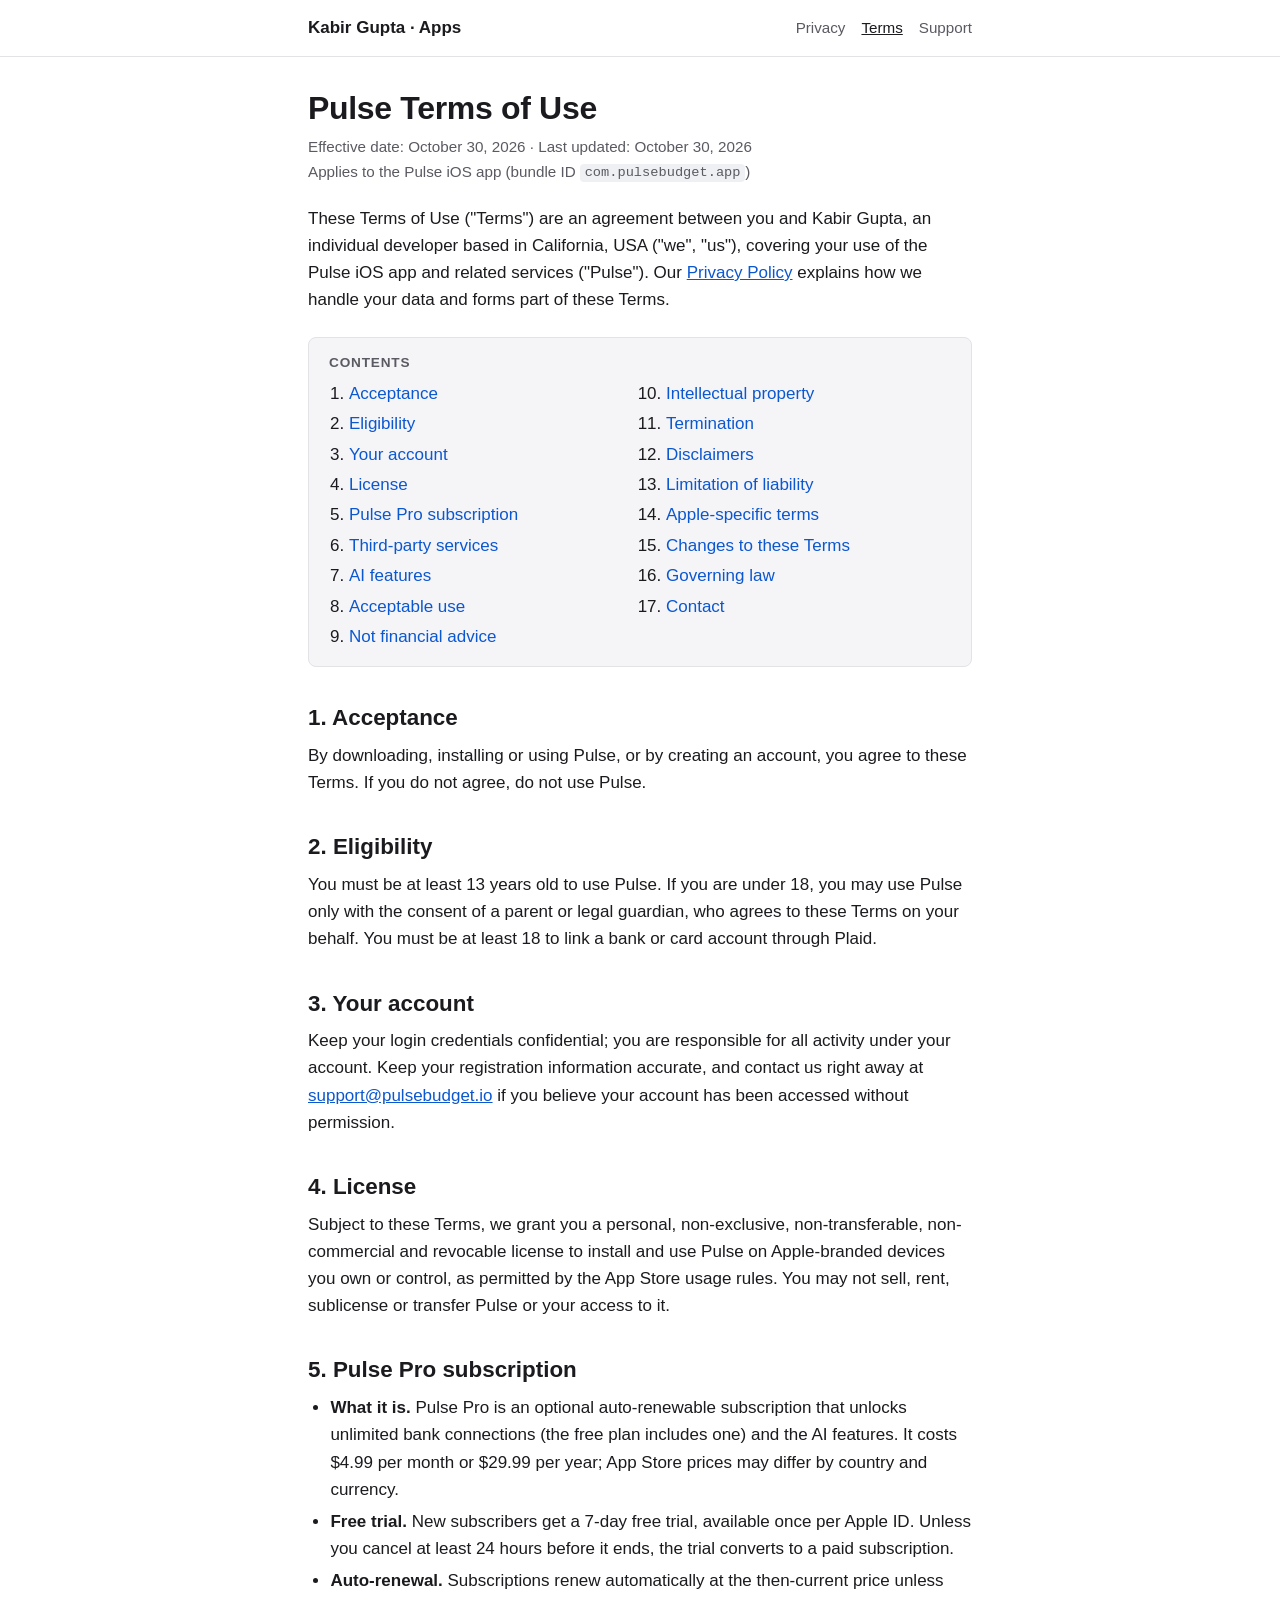
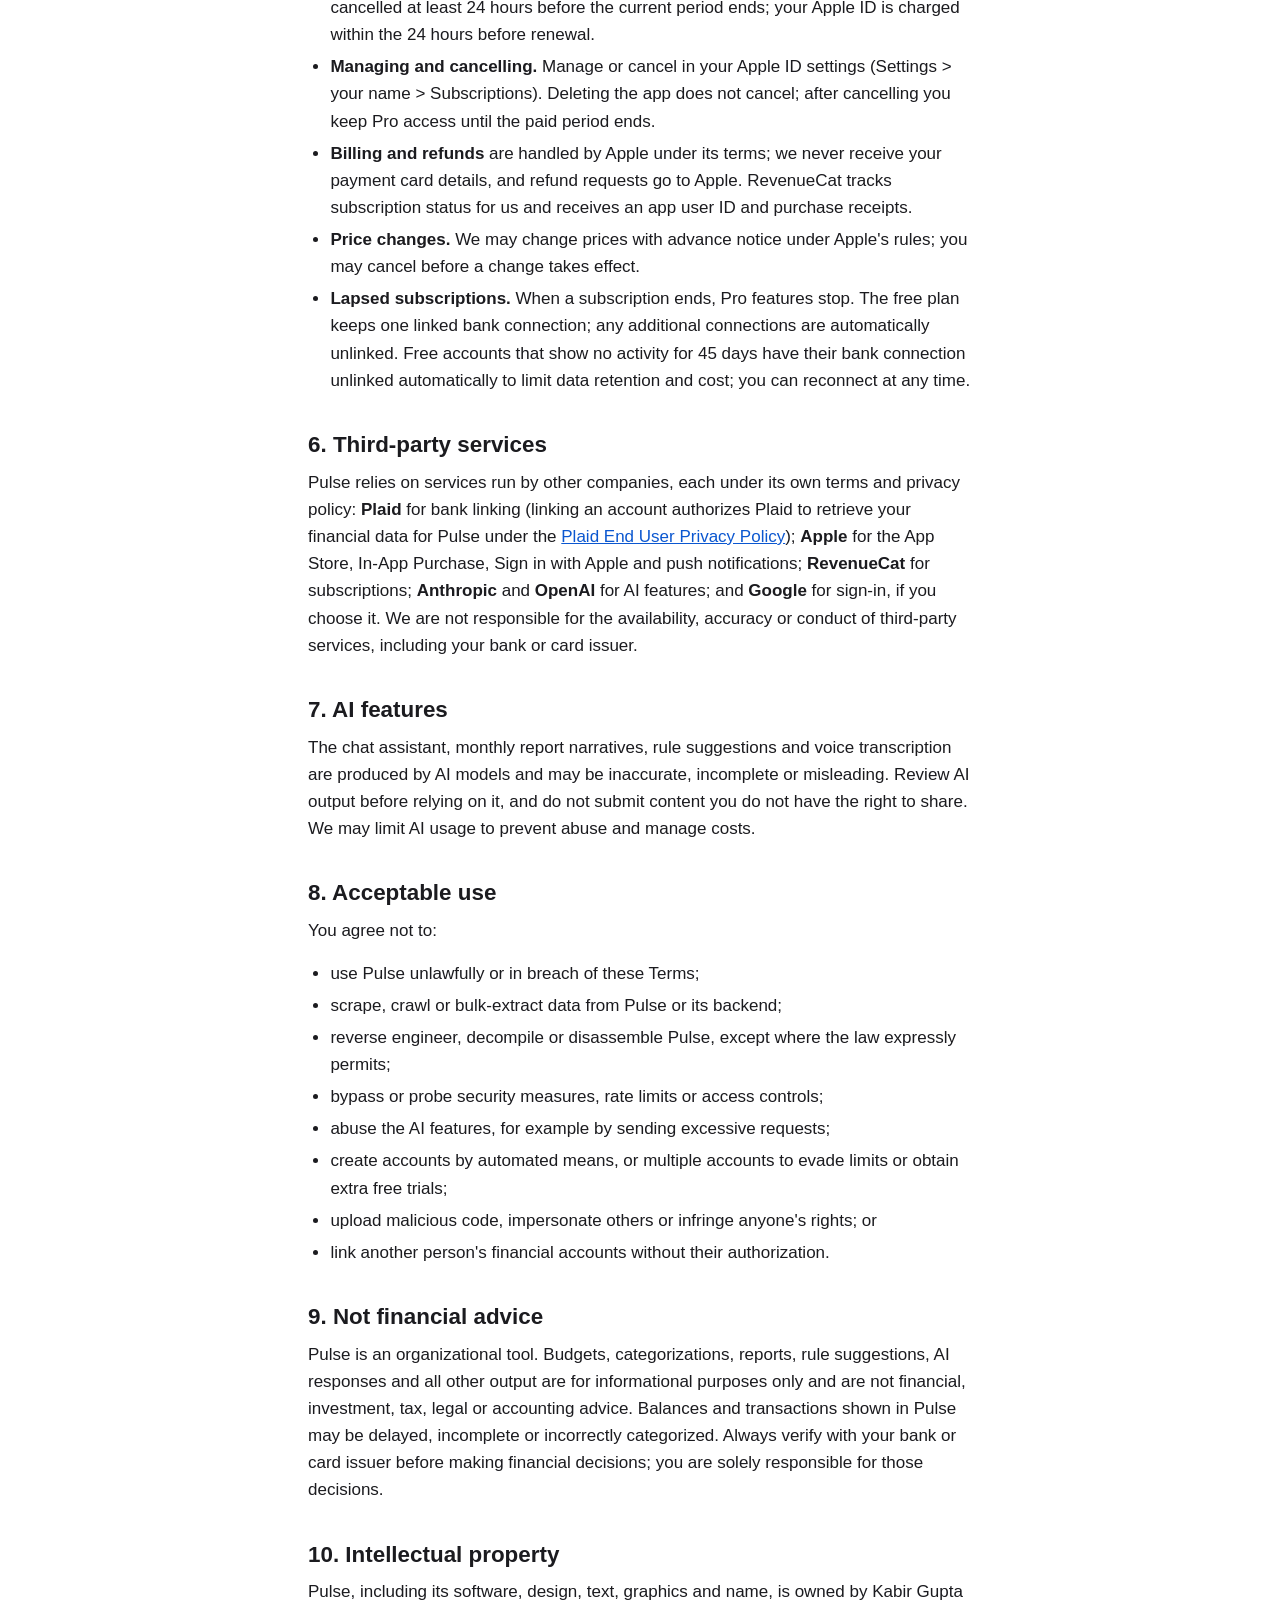
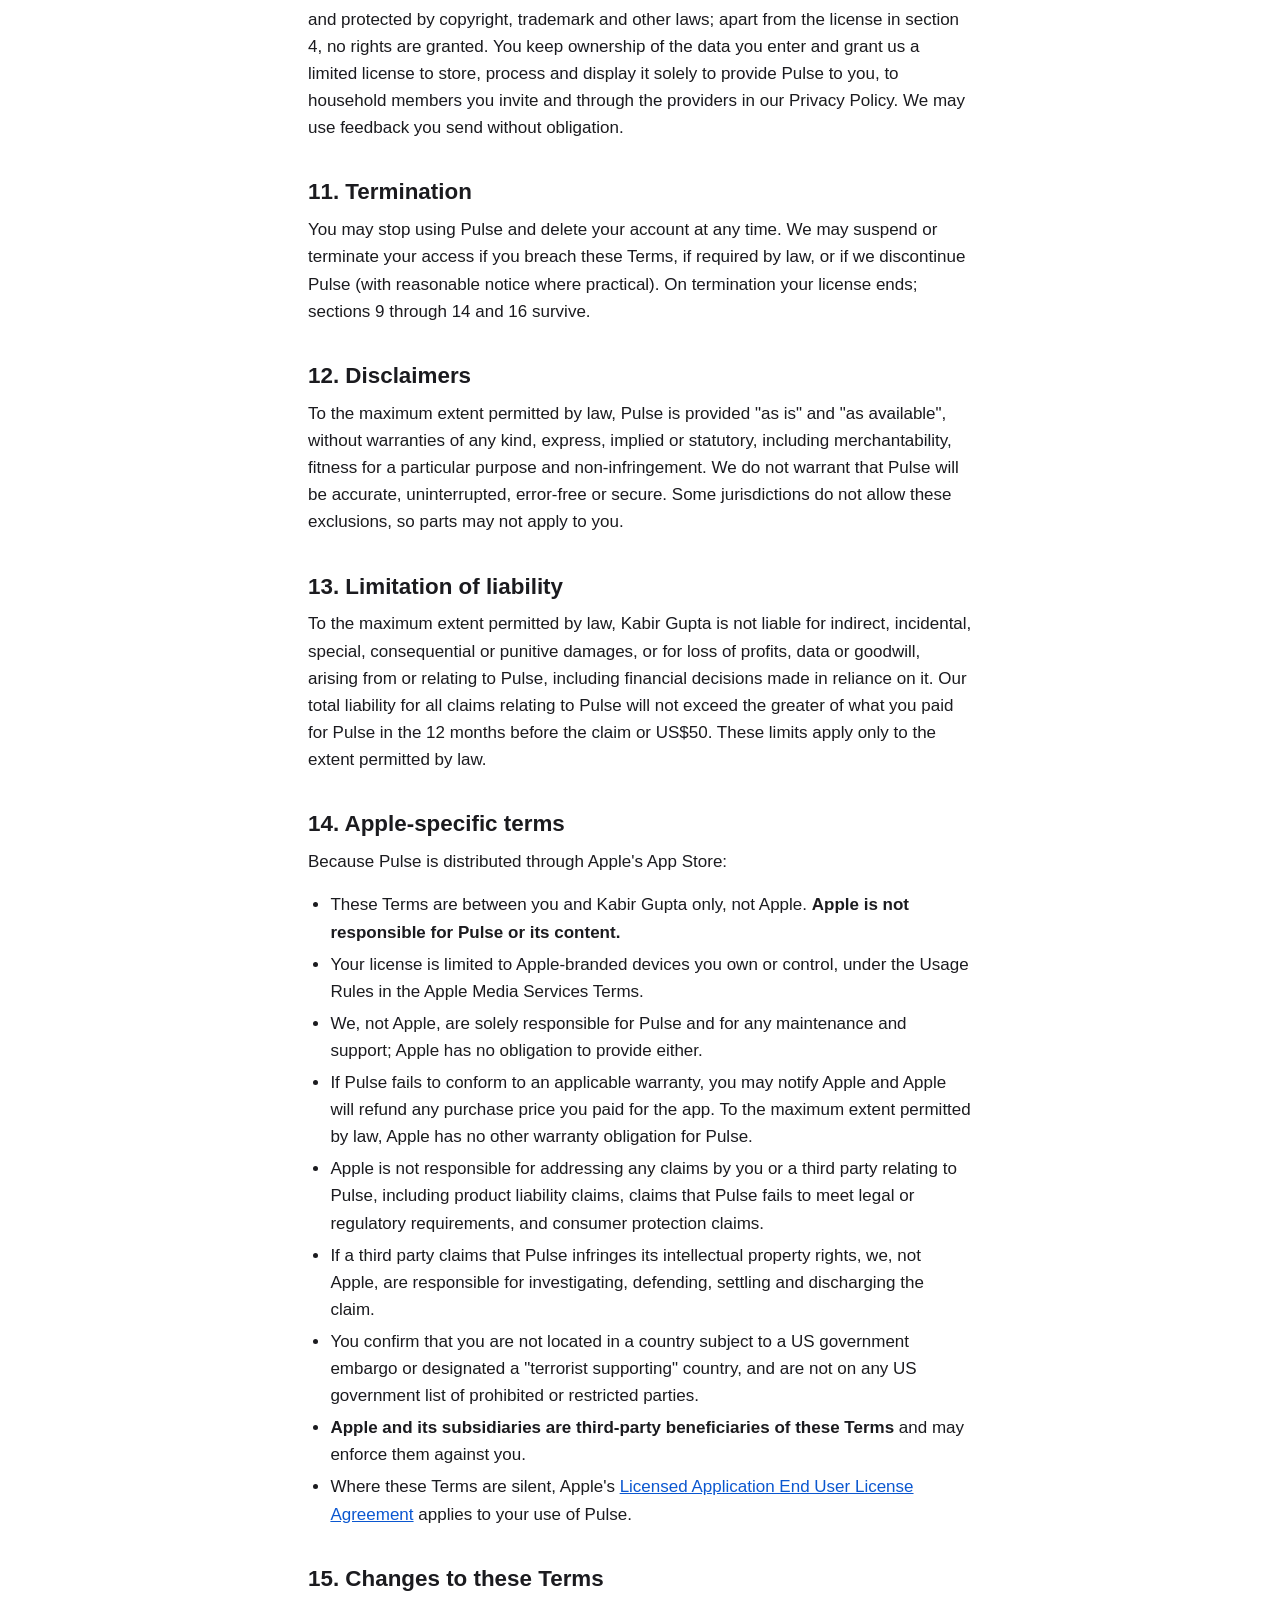
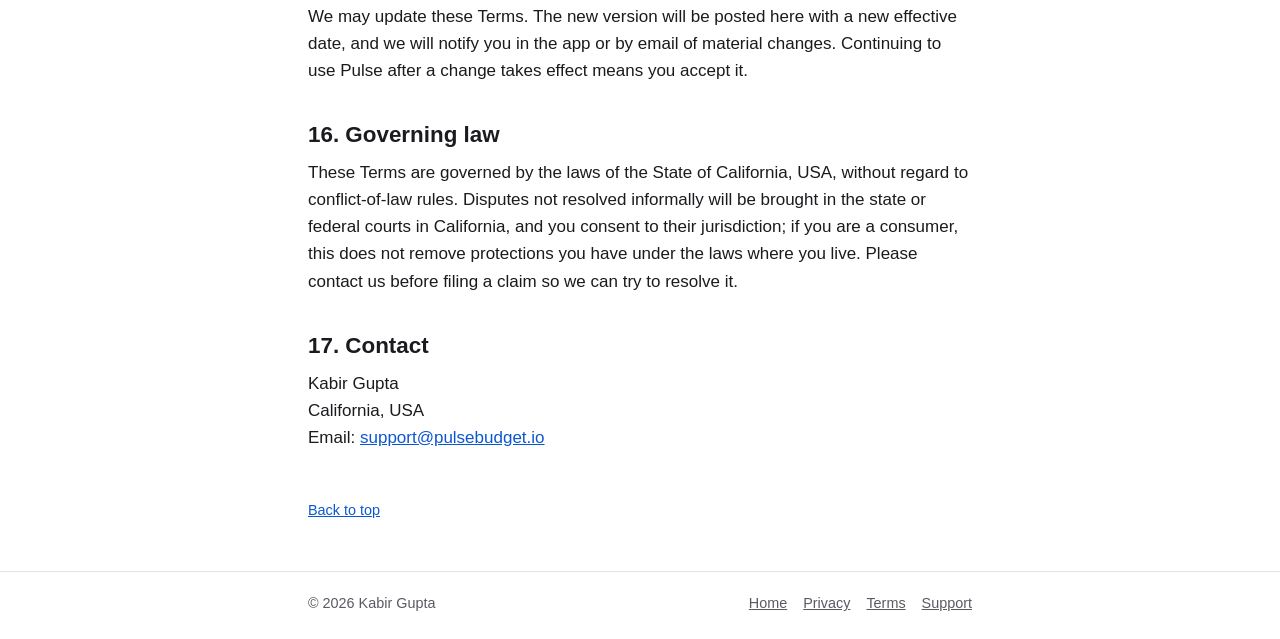
<file: pulse/terms.html>
<!DOCTYPE html>
<html lang="en">
<head>
<meta charset="utf-8">
<meta name="viewport" content="width=device-width, initial-scale=1">
<title>Pulse Terms of Use</title>
<meta name="description" content="Terms of Use for the Pulse budgeting app, including subscription terms and the Apple end-user license clauses.">
<link rel="stylesheet" href="../styles.css">
</head>
<body>
<header class="site-header">
  <div class="inner">
    <a class="brand" href="../">Kabir Gupta · Apps</a>
    <nav aria-label="Pulse pages">
      <a href="privacy.html">Privacy</a>
      <a href="terms.html" aria-current="page">Terms</a>
      <a href="support.html">Support</a>
    </nav>
  </div>
</header>

<main class="inner">
  <h1 id="top">Pulse Terms of Use</h1>
  <p class="meta">Effective date: October 30, 2026 · Last updated: October 30, 2026<br>Applies to the Pulse iOS app (bundle ID <code>com.pulsebudget.app</code>)</p>

  <p>These Terms of Use ("Terms") are an agreement between you and Kabir Gupta, an individual developer based in California, USA ("we", "us"), covering your use of the Pulse iOS app and related services ("Pulse"). Our <a href="privacy.html">Privacy Policy</a> explains how we handle your data and forms part of these Terms.</p>

  <nav class="toc" aria-label="Table of contents">
    <h2>Contents</h2>
    <ol>
      <li><a href="#acceptance">Acceptance</a></li>
      <li><a href="#eligibility">Eligibility</a></li>
      <li><a href="#account">Your account</a></li>
      <li><a href="#license">License</a></li>
      <li><a href="#subscription">Pulse Pro subscription</a></li>
      <li><a href="#third-party">Third-party services</a></li>
      <li><a href="#ai">AI features</a></li>
      <li><a href="#acceptable-use">Acceptable use</a></li>
      <li><a href="#not-advice">Not financial advice</a></li>
      <li><a href="#ip">Intellectual property</a></li>
      <li><a href="#termination">Termination</a></li>
      <li><a href="#disclaimers">Disclaimers</a></li>
      <li><a href="#liability">Limitation of liability</a></li>
      <li><a href="#apple">Apple-specific terms</a></li>
      <li><a href="#changes">Changes to these Terms</a></li>
      <li><a href="#law">Governing law</a></li>
      <li><a href="#contact">Contact</a></li>
    </ol>
  </nav>

  <h2 id="acceptance">1. Acceptance</h2>
  <p>By downloading, installing or using Pulse, or by creating an account, you agree to these Terms. If you do not agree, do not use Pulse.</p>

  <h2 id="eligibility">2. Eligibility</h2>
  <p>You must be at least 13 years old to use Pulse. If you are under 18, you may use Pulse only with the consent of a parent or legal guardian, who agrees to these Terms on your behalf. You must be at least 18 to link a bank or card account through Plaid.</p>

  <h2 id="account">3. Your account</h2>
  <p>Keep your login credentials confidential; you are responsible for all activity under your account. Keep your registration information accurate, and contact us right away at <a href="mailto:support@pulsebudget.io">support@pulsebudget.io</a> if you believe your account has been accessed without permission.</p>

  <h2 id="license">4. License</h2>
  <p>Subject to these Terms, we grant you a personal, non-exclusive, non-transferable, non-commercial and revocable license to install and use Pulse on Apple-branded devices you own or control, as permitted by the App Store usage rules. You may not sell, rent, sublicense or transfer Pulse or your access to it.</p>

  <h2 id="subscription">5. Pulse Pro subscription</h2>
  <ul>
    <li><strong>What it is.</strong> Pulse Pro is an optional auto-renewable subscription that unlocks unlimited bank connections (the free plan includes one) and the AI features. It costs $4.99 per month or $29.99 per year; App Store prices may differ by country and currency.</li>
    <li><strong>Free trial.</strong> New subscribers get a 7-day free trial, available once per Apple ID. Unless you cancel at least 24 hours before it ends, the trial converts to a paid subscription.</li>
    <li><strong>Auto-renewal.</strong> Subscriptions renew automatically at the then-current price unless cancelled at least 24 hours before the current period ends; your Apple ID is charged within the 24 hours before renewal.</li>
    <li><strong>Managing and cancelling.</strong> Manage or cancel in your Apple ID settings (Settings &gt; your name &gt; Subscriptions). Deleting the app does not cancel; after cancelling you keep Pro access until the paid period ends.</li>
    <li><strong>Billing and refunds</strong> are handled by Apple under its terms; we never receive your payment card details, and refund requests go to Apple. RevenueCat tracks subscription status for us and receives an app user ID and purchase receipts.</li>
    <li><strong>Price changes.</strong> We may change prices with advance notice under Apple's rules; you may cancel before a change takes effect.</li>
    <li><strong>Lapsed subscriptions.</strong> When a subscription ends, Pro features stop. The free plan keeps one linked bank connection; any additional connections are automatically unlinked. Free accounts that show no activity for 45 days have their bank connection unlinked automatically to limit data retention and cost; you can reconnect at any time.</li>
  </ul>

  <h2 id="third-party">6. Third-party services</h2>
  <p>Pulse relies on services run by other companies, each under its own terms and privacy policy: <strong>Plaid</strong> for bank linking (linking an account authorizes Plaid to retrieve your financial data for Pulse under the <a href="https://plaid.com/legal/#end-user-privacy-policy">Plaid End User Privacy Policy</a>); <strong>Apple</strong> for the App Store, In-App Purchase, Sign in with Apple and push notifications; <strong>RevenueCat</strong> for subscriptions; <strong>Anthropic</strong> and <strong>OpenAI</strong> for AI features; and <strong>Google</strong> for sign-in, if you choose it. We are not responsible for the availability, accuracy or conduct of third-party services, including your bank or card issuer.</p>

  <h2 id="ai">7. AI features</h2>
  <p>The chat assistant, monthly report narratives, rule suggestions and voice transcription are produced by AI models and may be inaccurate, incomplete or misleading. Review AI output before relying on it, and do not submit content you do not have the right to share. We may limit AI usage to prevent abuse and manage costs.</p>

  <h2 id="acceptable-use">8. Acceptable use</h2>
  <p>You agree not to:</p>
  <ul>
    <li>use Pulse unlawfully or in breach of these Terms;</li>
    <li>scrape, crawl or bulk-extract data from Pulse or its backend;</li>
    <li>reverse engineer, decompile or disassemble Pulse, except where the law expressly permits;</li>
    <li>bypass or probe security measures, rate limits or access controls;</li>
    <li>abuse the AI features, for example by sending excessive requests;</li>
    <li>create accounts by automated means, or multiple accounts to evade limits or obtain extra free trials;</li>
    <li>upload malicious code, impersonate others or infringe anyone's rights; or</li>
    <li>link another person's financial accounts without their authorization.</li>
  </ul>

  <h2 id="not-advice">9. Not financial advice</h2>
  <p>Pulse is an organizational tool. Budgets, categorizations, reports, rule suggestions, AI responses and all other output are for informational purposes only and are not financial, investment, tax, legal or accounting advice. Balances and transactions shown in Pulse may be delayed, incomplete or incorrectly categorized. Always verify with your bank or card issuer before making financial decisions; you are solely responsible for those decisions.</p>

  <h2 id="ip">10. Intellectual property</h2>
  <p>Pulse, including its software, design, text, graphics and name, is owned by Kabir Gupta and protected by copyright, trademark and other laws; apart from the license in section 4, no rights are granted. You keep ownership of the data you enter and grant us a limited license to store, process and display it solely to provide Pulse to you, to household members you invite and through the providers in our Privacy Policy. We may use feedback you send without obligation.</p>

  <h2 id="termination">11. Termination</h2>
  <p>You may stop using Pulse and delete your account at any time. We may suspend or terminate your access if you breach these Terms, if required by law, or if we discontinue Pulse (with reasonable notice where practical). On termination your license ends; sections 9 through 14 and 16 survive.</p>

  <h2 id="disclaimers">12. Disclaimers</h2>
  <p>To the maximum extent permitted by law, Pulse is provided "as is" and "as available", without warranties of any kind, express, implied or statutory, including merchantability, fitness for a particular purpose and non-infringement. We do not warrant that Pulse will be accurate, uninterrupted, error-free or secure. Some jurisdictions do not allow these exclusions, so parts may not apply to you.</p>

  <h2 id="liability">13. Limitation of liability</h2>
  <p>To the maximum extent permitted by law, Kabir Gupta is not liable for indirect, incidental, special, consequential or punitive damages, or for loss of profits, data or goodwill, arising from or relating to Pulse, including financial decisions made in reliance on it. Our total liability for all claims relating to Pulse will not exceed the greater of what you paid for Pulse in the 12 months before the claim or US$50. These limits apply only to the extent permitted by law.</p>

  <h2 id="apple">14. Apple-specific terms</h2>
  <p>Because Pulse is distributed through Apple's App Store:</p>
  <ul>
    <li>These Terms are between you and Kabir Gupta only, not Apple. <strong>Apple is not responsible for Pulse or its content.</strong></li>
    <li>Your license is limited to Apple-branded devices you own or control, under the Usage Rules in the Apple Media Services Terms.</li>
    <li>We, not Apple, are solely responsible for Pulse and for any maintenance and support; Apple has no obligation to provide either.</li>
    <li>If Pulse fails to conform to an applicable warranty, you may notify Apple and Apple will refund any purchase price you paid for the app. To the maximum extent permitted by law, Apple has no other warranty obligation for Pulse.</li>
    <li>Apple is not responsible for addressing any claims by you or a third party relating to Pulse, including product liability claims, claims that Pulse fails to meet legal or regulatory requirements, and consumer protection claims.</li>
    <li>If a third party claims that Pulse infringes its intellectual property rights, we, not Apple, are responsible for investigating, defending, settling and discharging the claim.</li>
    <li>You confirm that you are not located in a country subject to a US government embargo or designated a "terrorist supporting" country, and are not on any US government list of prohibited or restricted parties.</li>
    <li><strong>Apple and its subsidiaries are third-party beneficiaries of these Terms</strong> and may enforce them against you.</li>
    <li>Where these Terms are silent, Apple's <a href="https://www.apple.com/legal/internet-services/itunes/dev/stdeula/">Licensed Application End User License Agreement</a> applies to your use of Pulse.</li>
  </ul>

  <h2 id="changes">15. Changes to these Terms</h2>
  <p>We may update these Terms. The new version will be posted here with a new effective date, and we will notify you in the app or by email of material changes. Continuing to use Pulse after a change takes effect means you accept it.</p>

  <h2 id="law">16. Governing law</h2>
  <p>These Terms are governed by the laws of the State of California, USA, without regard to conflict-of-law rules. Disputes not resolved informally will be brought in the state or federal courts in California, and you consent to their jurisdiction; if you are a consumer, this does not remove protections you have under the laws where you live. Please contact us before filing a claim so we can try to resolve it.</p>

  <h2 id="contact">17. Contact</h2>
  <p>Kabir Gupta<br>California, USA<br>Email: <a href="mailto:support@pulsebudget.io">support@pulsebudget.io</a></p>

  <a class="back-top" href="#top">Back to top</a>
</main>

<footer class="site-footer">
  <div class="inner">
    <span>© 2026 Kabir Gupta</span>
    <nav aria-label="Footer">
      <a href="../">Home</a>
      <a href="privacy.html">Privacy</a>
      <a href="terms.html">Terms</a>
      <a href="support.html">Support</a>
    </nav>
  </div>
</footer>
</body>
</html>
</file>
<file: styles.css>
/* Shared stylesheet for kabirg.github.io/legal — no build step, no JS, no external assets. */

:root {
  color-scheme: light dark;
  --bg: #ffffff;
  --fg: #1b1b1f;
  --muted: #5a5a62;
  --link: #0b57d0;
  --border: #e2e2e7;
  --surface: #f5f5f8;
  --accent: #0b57d0;
  --code-bg: #eef0f4;
}

@media (prefers-color-scheme: dark) {
  :root {
    --bg: #121216;
    --fg: #ececf1;
    --muted: #a4a4ad;
    --link: #8ab4f8;
    --border: #2b2b33;
    --surface: #1b1b21;
    --accent: #8ab4f8;
    --code-bg: #24242c;
  }
}

* { box-sizing: border-box; }

html {
  -webkit-text-size-adjust: 100%;
  text-size-adjust: 100%;
}

@media (prefers-reduced-motion: no-preference) {
  html { scroll-behavior: smooth; }
}

body {
  margin: 0;
  background: var(--bg);
  color: var(--fg);
  font-family: -apple-system, BlinkMacSystemFont, "Segoe UI", Roboto, Helvetica, Arial, sans-serif;
  font-size: 1.0625rem;
  line-height: 1.6;
}

.inner {
  max-width: 44rem;
  margin: 0 auto;
  padding: 0 1.25rem;
}

/* Header */
.site-header {
  border-bottom: 1px solid var(--border);
}
.site-header .inner {
  display: flex;
  flex-wrap: wrap;
  align-items: center;
  justify-content: space-between;
  gap: 0.5rem 1.25rem;
  padding-top: 0.9rem;
  padding-bottom: 0.9rem;
}
.site-header a {
  color: inherit;
  text-decoration: none;
}
.brand { font-weight: 600; }
.site-header nav {
  display: flex;
  flex-wrap: wrap;
  gap: 0.25rem 1rem;
  font-size: 0.95rem;
}
.site-header nav a { color: var(--muted); }
.site-header nav a:hover,
.site-header nav a[aria-current="page"] {
  color: var(--fg);
  text-decoration: underline;
}

/* Main content */
main.inner {
  padding-top: 1.5rem;
  padding-bottom: 3rem;
}

h1 {
  font-size: 2rem;
  line-height: 1.2;
  margin: 0.5rem 0 0.5rem;
  letter-spacing: -0.01em;
}
h2 {
  font-size: 1.4rem;
  line-height: 1.3;
  margin: 2.25rem 0 0.6rem;
}
h3 {
  font-size: 1.1rem;
  margin: 1.5rem 0 0.4rem;
}
p, ul, ol, dl, table {
  margin: 0 0 1rem;
}
ul, ol { padding-left: 1.4rem; }
li { margin-bottom: 0.3rem; }
li > ul, li > ol { margin-top: 0.3rem; margin-bottom: 0.3rem; }

a { color: var(--link); }
a:hover { text-decoration-thickness: 2px; }

code {
  font-family: ui-monospace, SFMono-Regular, Menlo, Consolas, monospace;
  font-size: 0.9em;
  background: var(--code-bg);
  padding: 0.1em 0.35em;
  border-radius: 0.3em;
}

strong { font-weight: 600; }

.meta {
  color: var(--muted);
  font-size: 0.95rem;
  margin-bottom: 1.25rem;
}

.callout {
  border-left: 4px solid var(--accent);
  background: var(--surface);
  padding: 0.75rem 1rem;
  margin: 1.25rem 0;
  border-radius: 0 0.4rem 0.4rem 0;
}
.callout p:last-child { margin-bottom: 0; }

/* Table of contents */
.toc {
  background: var(--surface);
  border: 1px solid var(--border);
  border-radius: 0.5rem;
  padding: 1rem 1.25rem;
  margin: 1.5rem 0 2rem;
}
.toc h2 {
  margin: 0 0 0.5rem;
  font-size: 0.85rem;
  text-transform: uppercase;
  letter-spacing: 0.06em;
  color: var(--muted);
}
.toc ol {
  margin: 0;
  padding-left: 1.25rem;
  columns: 2;
  column-gap: 2rem;
}
.toc li {
  margin-bottom: 0.2rem;
  break-inside: avoid;
}
.toc a { text-decoration: none; }
.toc a:hover { text-decoration: underline; }
@media (max-width: 560px) {
  .toc ol { columns: 1; }
}

/* Index cards */
.card-grid {
  display: grid;
  grid-template-columns: repeat(auto-fit, minmax(15rem, 1fr));
  gap: 1rem;
  margin: 1.5rem 0 2rem;
}
.card {
  background: var(--surface);
  border: 1px solid var(--border);
  border-radius: 0.6rem;
  padding: 1.25rem;
}
.card h2 {
  margin: 0 0 0.25rem;
  font-size: 1.3rem;
}
.card .tagline {
  color: var(--muted);
  font-size: 0.95rem;
  margin-bottom: 0.75rem;
}
.card ul {
  list-style: none;
  padding: 0;
  margin: 0;
}
.card li { margin-bottom: 0.4rem; }

/* Definition lists (FAQ) */
dt {
  font-weight: 600;
  margin-top: 1.25rem;
}
dd { margin: 0.3rem 0 0; }
dd p:last-child { margin-bottom: 0; }

/* Tables */
.table-wrap {
  overflow-x: auto;
  margin: 0 0 1rem;
}
table {
  border-collapse: collapse;
  width: 100%;
  font-size: 0.95rem;
}
th, td {
  text-align: left;
  padding: 0.55rem 0.6rem;
  border-bottom: 1px solid var(--border);
  vertical-align: top;
}
th {
  font-weight: 600;
  border-bottom-width: 2px;
}

/* Footer */
.site-footer {
  border-top: 1px solid var(--border);
  color: var(--muted);
  font-size: 0.9rem;
}
.site-footer .inner {
  display: flex;
  flex-wrap: wrap;
  justify-content: space-between;
  gap: 0.5rem 1.25rem;
  padding-top: 1.25rem;
  padding-bottom: 1.5rem;
}
.site-footer a { color: inherit; }
.site-footer nav {
  display: flex;
  flex-wrap: wrap;
  gap: 0.25rem 1rem;
}

.back-top {
  display: inline-block;
  margin-top: 2rem;
  font-size: 0.9rem;
}

:target { scroll-margin-top: 1rem; }

@media (max-width: 480px) {
  body { font-size: 1rem; }
  h1 { font-size: 1.7rem; }
  h2 { font-size: 1.25rem; }
}

@media print {
  .site-header, .site-footer, .toc, .back-top { display: none; }
  body { font-size: 11pt; }
  a { color: inherit; text-decoration: none; }
}
</file>
